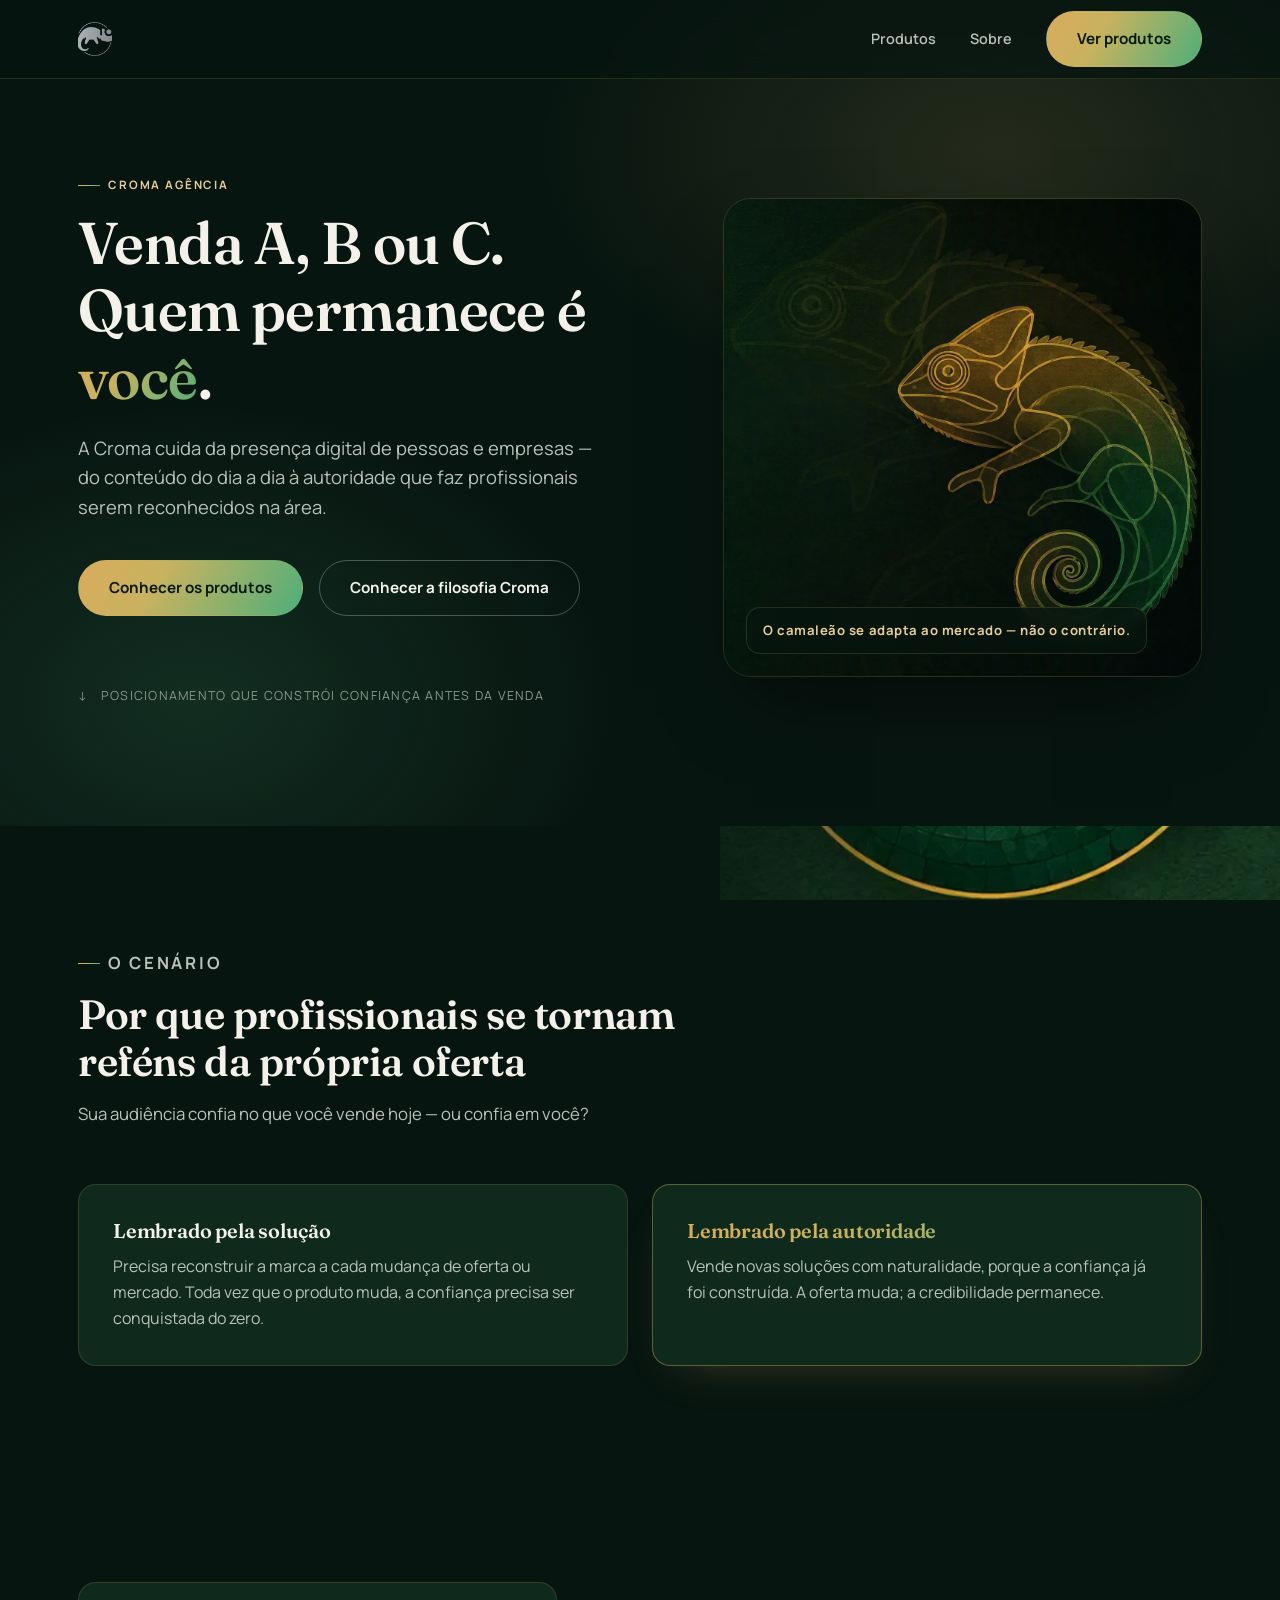
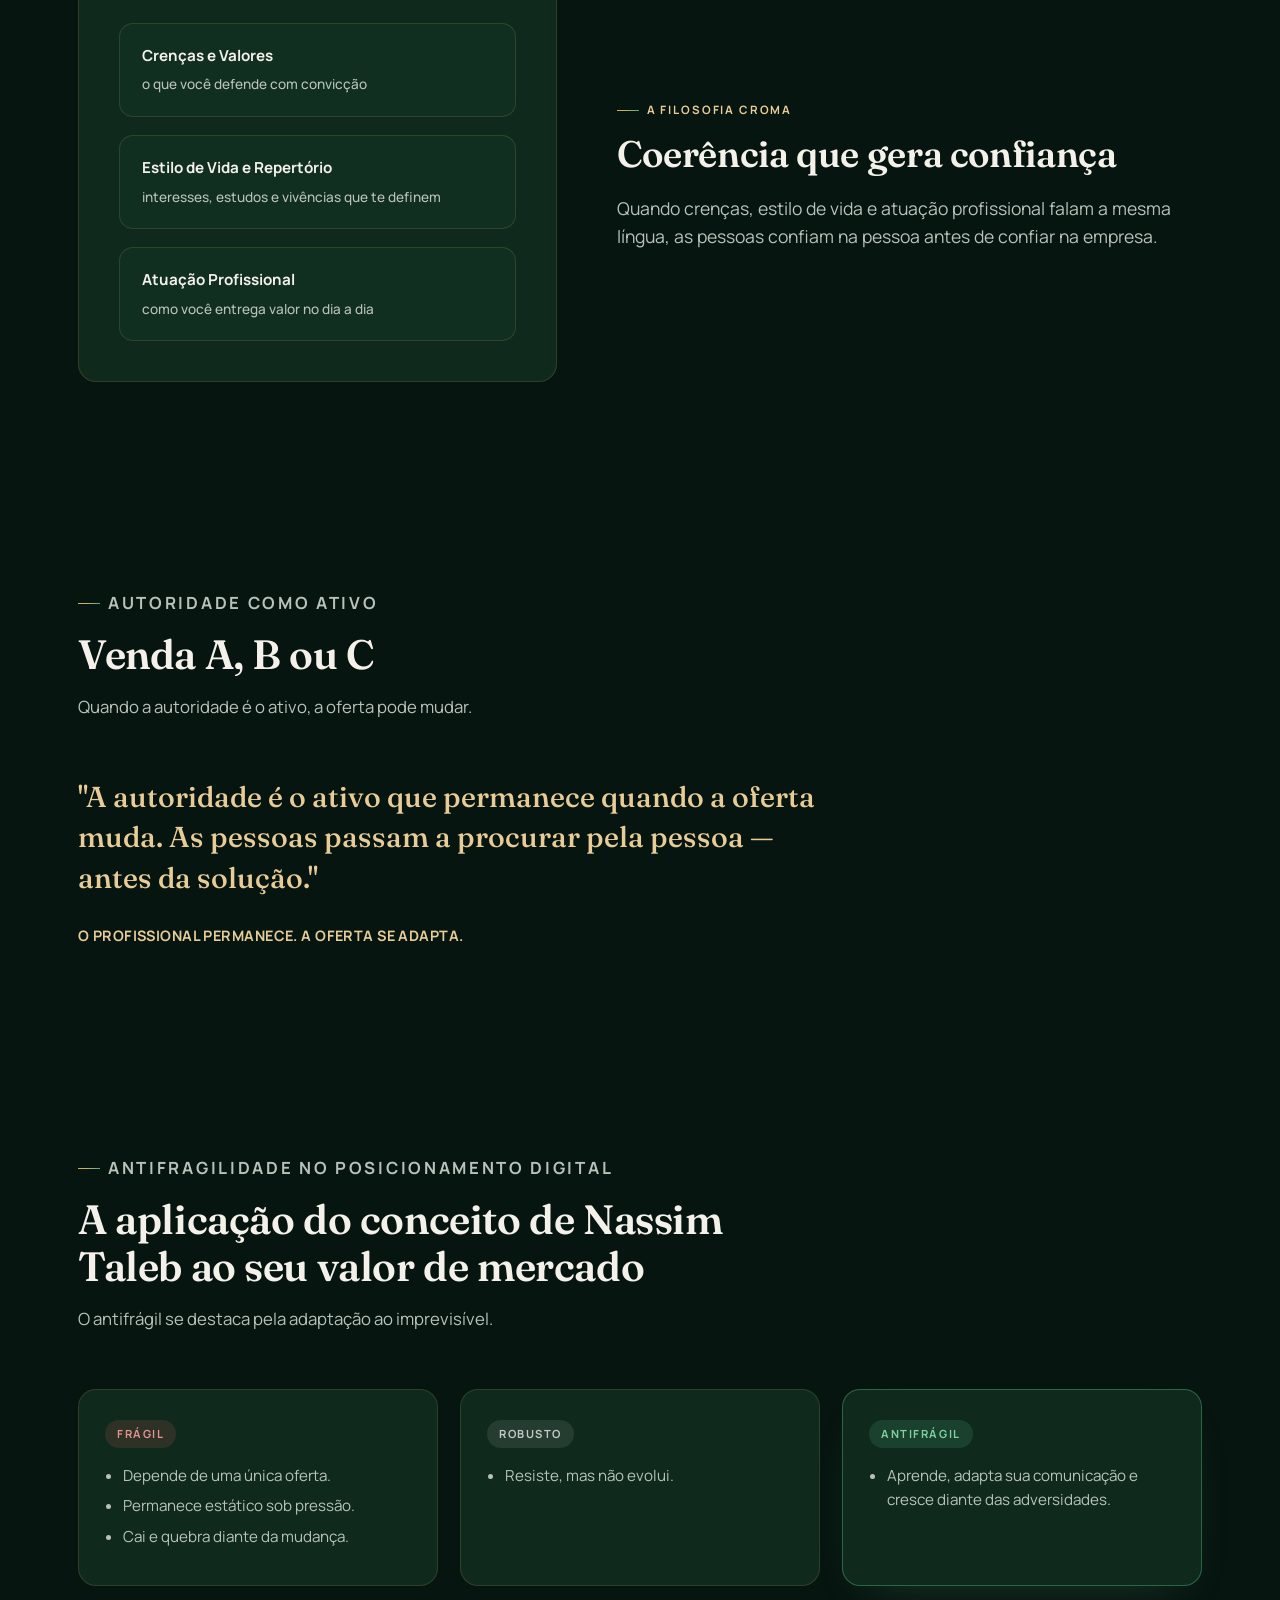
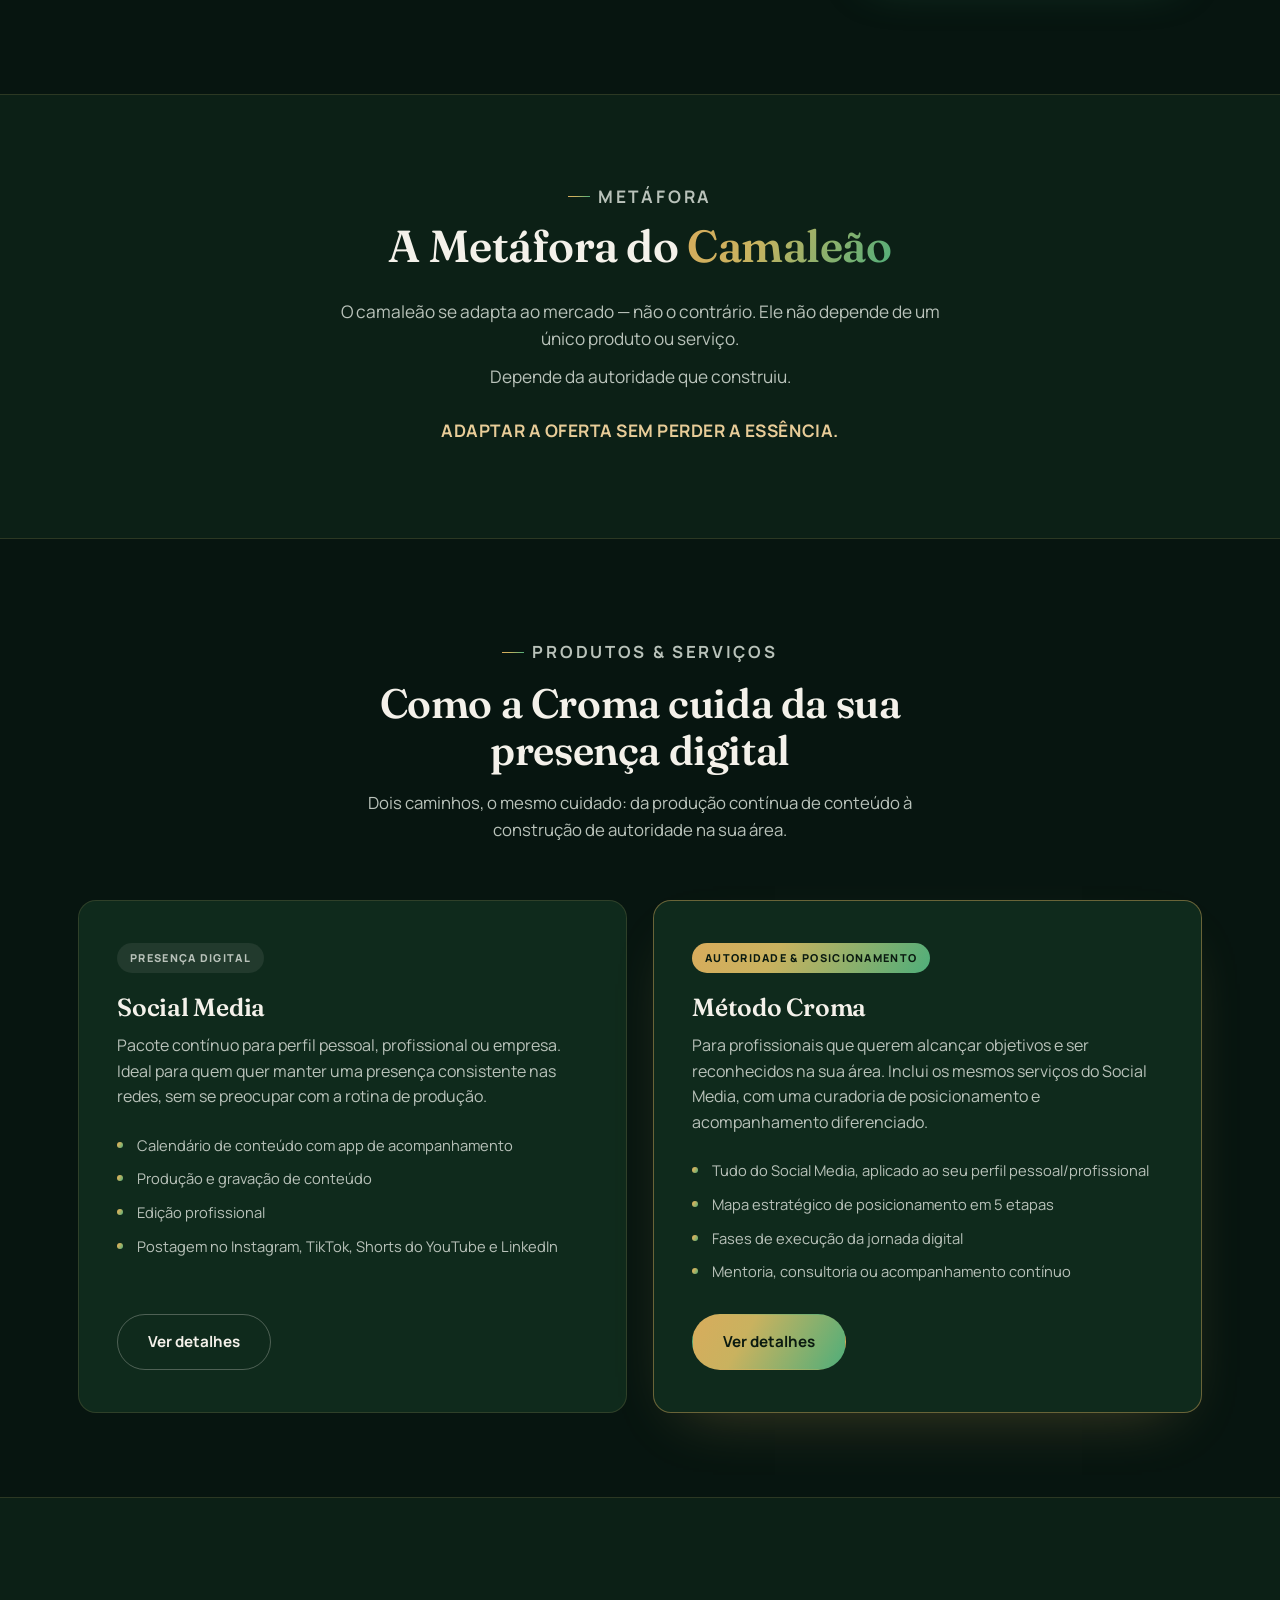
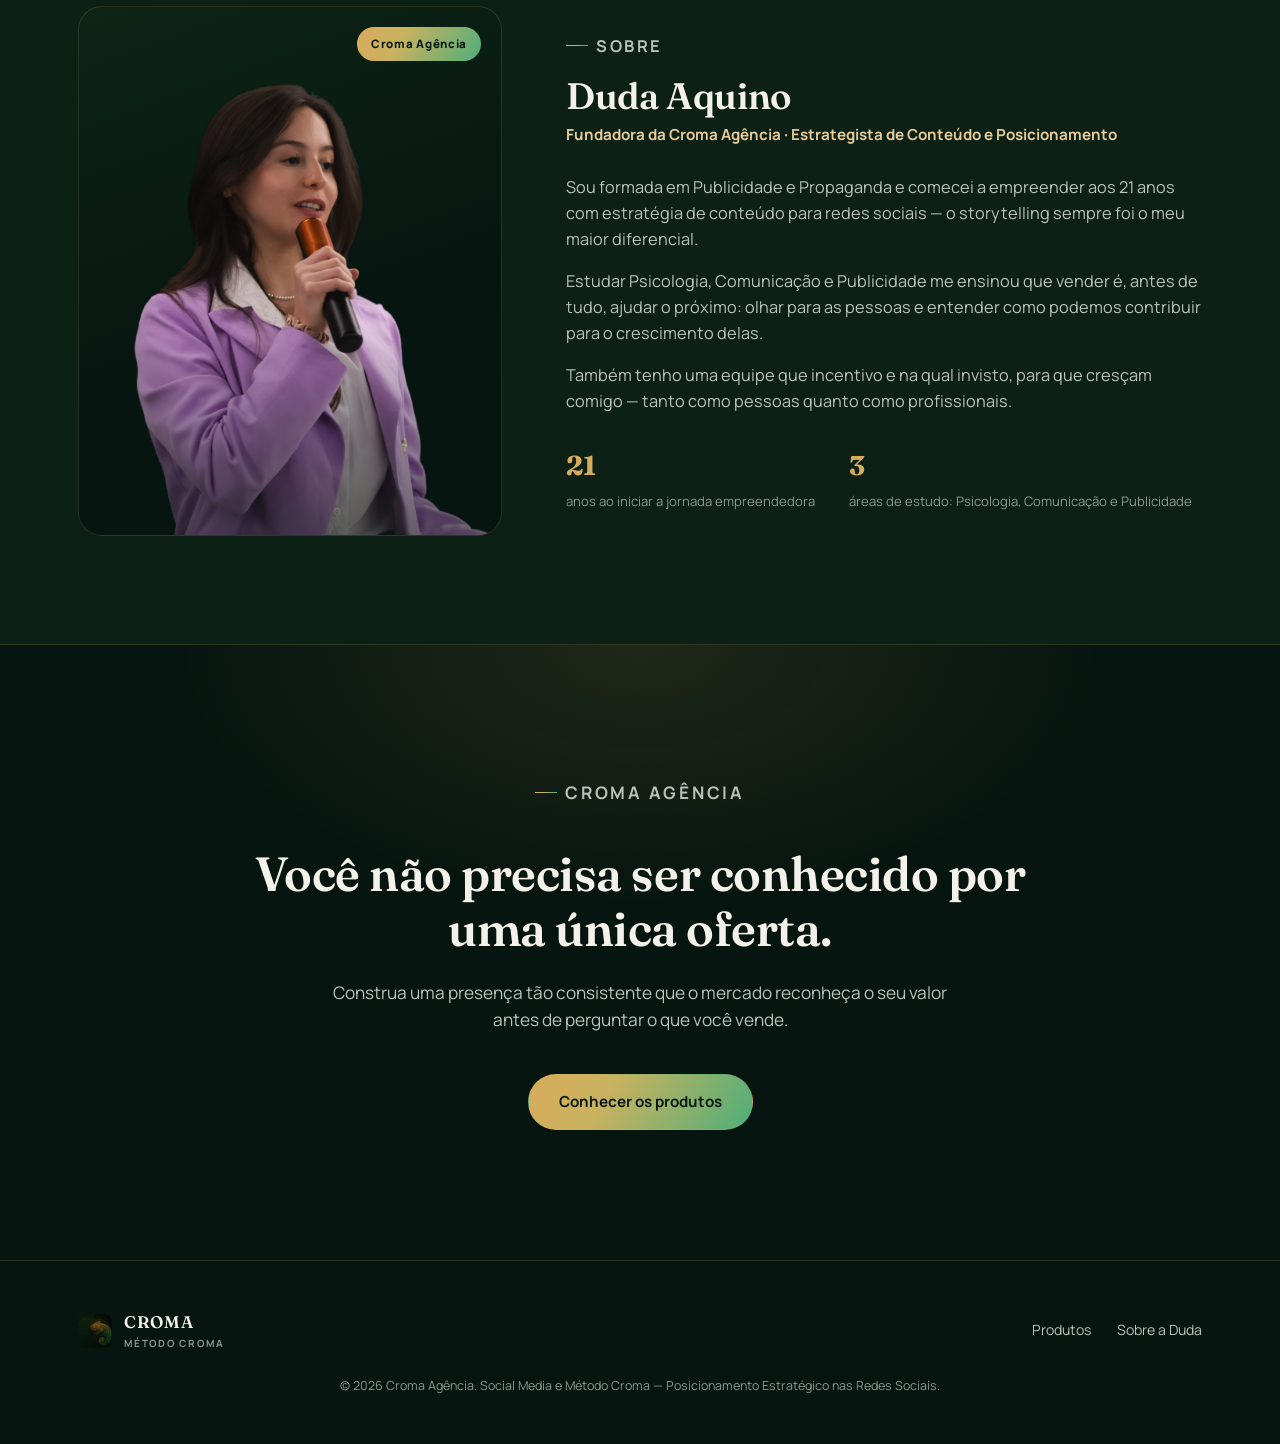
<file: index.html>
<!DOCTYPE html>
<html lang="pt-BR">
<head>
<meta charset="UTF-8">
<meta name="viewport" content="width=device-width, initial-scale=1.0">
<title>Croma Agência — Social Media e Método Croma | Posicionamento Estratégico</title>
<meta name="description" content="A Croma Agência cuida da presença digital de pessoas e empresas: produção, edição e postagem de conteúdo (Social Media) e o Método Croma, para profissionais que querem ser reconhecidos como autoridade na área.">
<link rel="icon" type="image/png" sizes="32x32" href="assets/img/favicon-32.png">
<link rel="icon" type="image/png" sizes="16x16" href="assets/img/favicon-16.png">
<link rel="apple-touch-icon" href="assets/img/apple-touch-icon.png">
<link rel="preconnect" href="https://fonts.googleapis.com">
<link rel="preconnect" href="https://fonts.gstatic.com" crossorigin>
<link href="https://fonts.googleapis.com/css2?family=Fraunces:opsz,wght@9..144,500;9..144,600;9..144,700&family=Manrope:wght@400;500;600;700;800&display=swap" rel="stylesheet">
<link rel="stylesheet" href="assets/css/style.css">
</head>
<body>

<nav class="nav">
  <div class="wrap">
    <a href="#topo" class="brand">
      <img src="assets/img/croma-logo.png" alt="Croma Criação" class="brand-logo">
    </a>
    <button class="nav-toggle" id="navToggle" aria-label="Abrir menu">☰</button>
    <div class="nav-links" id="navLinks">
      <a href="#produtos">Produtos</a>
      <a href="#sobre">Sobre</a>
      <a href="#produtos" class="btn btn-primary nav-cta" style="display:inline-flex;">Ver produtos</a>
    </div>
  </div>
</nav>

<header class="hero" id="topo">
  <div class="wrap">
    <div>
      <p class="eyebrow">Croma Agência</p>
      <h1>Venda A, B ou C.<br>Quem permanece é <em>você</em>.</h1>
      <p class="lede">A Croma cuida da presença digital de pessoas e empresas — do conteúdo do dia a dia à autoridade que faz profissionais serem reconhecidos na área.</p>
      <div class="cta-row">
        <a href="#produtos" class="btn btn-primary">Conhecer os produtos</a>
        <a href="#filosofia" class="btn btn-ghost">Conhecer a filosofia Croma</a>
      </div>
      <div class="scroll-cue">↓ &nbsp; posicionamento que constrói confiança antes da venda</div>
    </div>
    <div class="hero-art reveal">
      <img src="assets/img/camaleao-logo.png" alt="Camaleão — símbolo do Método Croma">
      <div class="hero-tag">O camaleão se adapta ao mercado — não o contrário.</div>
    </div>
  </div>
</header>

<section id="cenario">
  <div class="wrap">
    <div class="section-head reveal">
      <p class="eyebrow">O Cenário</p>
      <h2>Por que profissionais se tornam reféns da própria oferta</h2>
      <p>Sua audiência confia no que você vende hoje — ou confia em você?</p>
    </div>
    <div class="compare">
      <div class="compare-card negative reveal">
        <h3>Lembrado pela solução</h3>
        <p>Precisa reconstruir a marca a cada mudança de oferta ou mercado. Toda vez que o produto muda, a confiança precisa ser conquistada do zero.</p>
      </div>
      <div class="compare-card positive reveal">
        <h3>Lembrado pela autoridade</h3>
        <p>Vende novas soluções com naturalidade, porque a confiança já foi construída. A oferta muda; a credibilidade permanece.</p>
      </div>
    </div>
  </div>
</section>

<section id="filosofia">
  <div class="wrap split">
    <div class="reveal">
      <p class="eyebrow">A Filosofia Croma</p>
      <h2>Coerência que gera confiança</h2>
      <p class="lead">Quando crenças, estilo de vida e atuação profissional falam a mesma língua, as pessoas confiam na pessoa antes de confiar na empresa.</p>
    </div>
    <div class="split-visual reveal" style="order:-1;">
      <div class="venn-row">
        <div class="venn-item">Crenças e Valores <span>o que você defende com convicção</span></div>
        <div class="venn-item">Estilo de Vida e Repertório <span>interesses, estudos e vivências que te definem</span></div>
        <div class="venn-item">Atuação Profissional <span>como você entrega valor no dia a dia</span></div>
      </div>
    </div>
  </div>
</section>

<section id="autoridade" class="tight">
  <div class="wrap">
    <div class="section-head reveal">
      <p class="eyebrow">Autoridade como Ativo</p>
      <h2>Venda A, B ou C</h2>
      <p>Quando a autoridade é o ativo, a oferta pode mudar.</p>
    </div>
    <p class="pull-quote reveal">"A autoridade é o ativo que permanece quando a oferta muda. As pessoas passam a procurar pela pessoa — antes da solução."</p>
    <p class="content-strategy-note reveal" style="margin-top:26px; font-weight:700; color:var(--gold-soft); letter-spacing:0.03em;">O PROFISSIONAL PERMANECE. A OFERTA SE ADAPTA.</p>
  </div>
</section>

<section id="antifragil">
  <div class="wrap">
    <div class="section-head reveal">
      <p class="eyebrow">Antifragilidade no Posicionamento Digital</p>
      <h2>A aplicação do conceito de Nassim Taleb ao seu valor de mercado</h2>
      <p>O antifrágil se destaca pela adaptação ao imprevisível.</p>
    </div>
    <div class="trio">
      <div class="trio-card reveal">
        <span class="tag fragil">Frágil</span>
        <ul>
          <li>Depende de uma única oferta.</li>
          <li>Permanece estático sob pressão.</li>
          <li>Cai e quebra diante da mudança.</li>
        </ul>
      </div>
      <div class="trio-card reveal">
        <span class="tag robusto">Robusto</span>
        <ul>
          <li>Resiste, mas não evolui.</li>
        </ul>
      </div>
      <div class="trio-card antifragil reveal">
        <span class="tag antifragil">Antifrágil</span>
        <ul>
          <li>Aprende, adapta sua comunicação e cresce diante das adversidades.</li>
        </ul>
      </div>
    </div>
  </div>
</section>

<section class="metaphor tight">
  <div class="wrap reveal">
    <p class="eyebrow" style="justify-content:center;">Metáfora</p>
    <h2>A Metáfora do <em>Camaleão</em></h2>
    <p>O camaleão se adapta ao mercado — não o contrário. Ele não depende de um único produto ou serviço.</p>
    <p>Depende da autoridade que construiu.</p>
    <p class="final-line">ADAPTAR A OFERTA SEM PERDER A ESSÊNCIA.</p>
  </div>
</section>

<section id="produtos" class="tight">
  <div class="wrap">
    <div class="section-head center reveal" style="margin-left:auto;margin-right:auto;">
      <p class="eyebrow" style="justify-content:center;">Produtos &amp; Serviços</p>
      <h2>Como a Croma cuida da sua presença digital</h2>
      <p>Dois caminhos, o mesmo cuidado: da produção contínua de conteúdo à construção de autoridade na sua área.</p>
    </div>

    <div class="products-grid">
      <div class="product-card reveal">
        <span class="ptag">Presença digital</span>
        <h3>Social Media</h3>
        <p class="pdesc">Pacote contínuo para perfil pessoal, profissional ou empresa. Ideal para quem quer manter uma presença consistente nas redes, sem se preocupar com a rotina de produção.</p>
        <ul class="plist">
          <li>Calendário de conteúdo com app de acompanhamento</li>
          <li>Produção e gravação de conteúdo</li>
          <li>Edição profissional</li>
          <li>Postagem no Instagram, TikTok, Shorts do YouTube e LinkedIn</li>
        </ul>
        <div class="pactions">
          <a href="produtos/social-media.html" class="btn btn-ghost">Ver detalhes</a>
        </div>
      </div>

      <div class="product-card featured reveal">
        <span class="ptag">Autoridade &amp; Posicionamento</span>
        <h3>Método Croma</h3>
        <p class="pdesc">Para profissionais que querem alcançar objetivos e ser reconhecidos na sua área. Inclui os mesmos serviços do Social Media, com uma curadoria de posicionamento e acompanhamento diferenciado.</p>
        <ul class="plist">
          <li>Tudo do Social Media, aplicado ao seu perfil pessoal/profissional</li>
          <li>Mapa estratégico de posicionamento em 5 etapas</li>
          <li>Fases de execução da jornada digital</li>
          <li>Mentoria, consultoria ou acompanhamento contínuo</li>
        </ul>
        <div class="pactions">
          <a href="produtos/metodo-croma.html" class="btn btn-primary">Ver detalhes</a>
        </div>
      </div>
    </div>
  </div>
</section>

<section id="sobre" class="about">
  <div class="wrap">
    <div class="about-photo reveal">
      <img src="assets/img/duda-aquino.png" alt="Duda Aquino, fundadora da Croma Agência">
      <span class="about-badge">Croma Agência</span>
    </div>
    <div class="about-copy reveal">
      <p class="eyebrow">Sobre</p>
      <h2>Duda Aquino</h2>
      <p class="role">Fundadora da Croma Agência · Estrategista de Conteúdo e Posicionamento</p>
      <p>Sou formada em Publicidade e Propaganda e comecei a empreender aos 21 anos com estratégia de conteúdo para redes sociais — o storytelling sempre foi o meu maior diferencial.</p>
      <p>Estudar Psicologia, Comunicação e Publicidade me ensinou que vender é, antes de tudo, ajudar o próximo: olhar para as pessoas e entender como podemos contribuir para o crescimento delas.</p>
      <p>Também tenho uma equipe que incentivo e na qual invisto, para que cresçam comigo — tanto como pessoas quanto como profissionais.</p>
      <div class="about-stats">
        <div><strong>21</strong><span>anos ao iniciar a jornada empreendedora</span></div>
        <div><strong>3</strong><span>áreas de estudo: Psicologia, Comunicação e Publicidade</span></div>
      </div>
    </div>
  </div>
</section>

<section class="final-cta">
  <div class="wrap">
    <p class="eyebrow" style="justify-content:center;">Croma Agência</p>
    <h2 class="reveal">Você não precisa ser conhecido por uma única oferta.</h2>
    <p class="reveal">Construa uma presença tão consistente que o mercado reconheça o seu valor antes de perguntar o que você vende.</p>
    <div class="cta-row reveal">
      <a href="#produtos" class="btn btn-primary">Conhecer os produtos</a>
    </div>
  </div>
</section>

<footer>
  <div class="wrap">
    <a href="#topo" class="brand">
      <img src="assets/img/camaleao-logo.png" alt="Croma">
      <span>CROMA<span class="sub">MÉTODO CROMA</span></span>
    </a>
    <div class="foot-links">
      <a href="#produtos">Produtos</a>
      <a href="#sobre">Sobre a Duda</a>
    </div>
  </div>
  <p class="copyright">© <span id="year"></span> Croma Agência. Social Media e Método Croma — Posicionamento Estratégico nas Redes Sociais.</p>
</footer>

<script src="assets/js/main.js"></script>
</body>
</html>
</file>
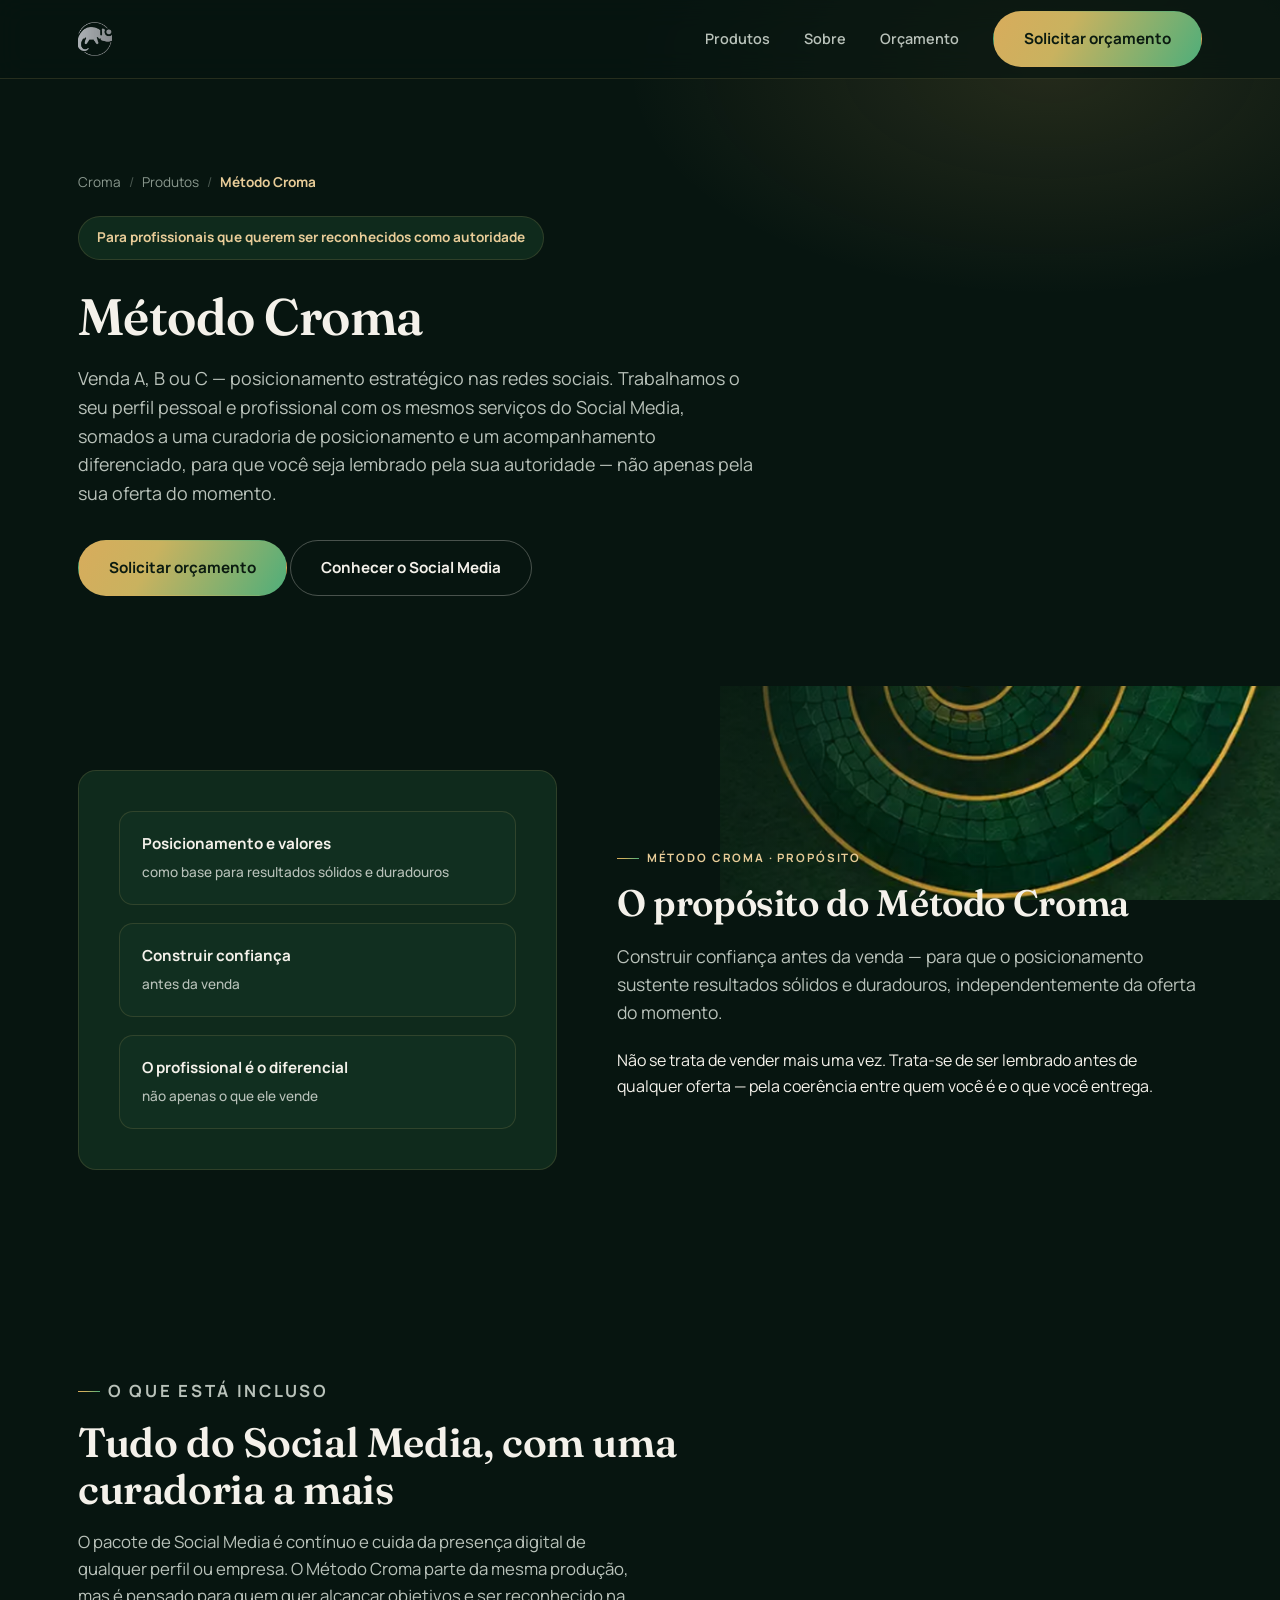
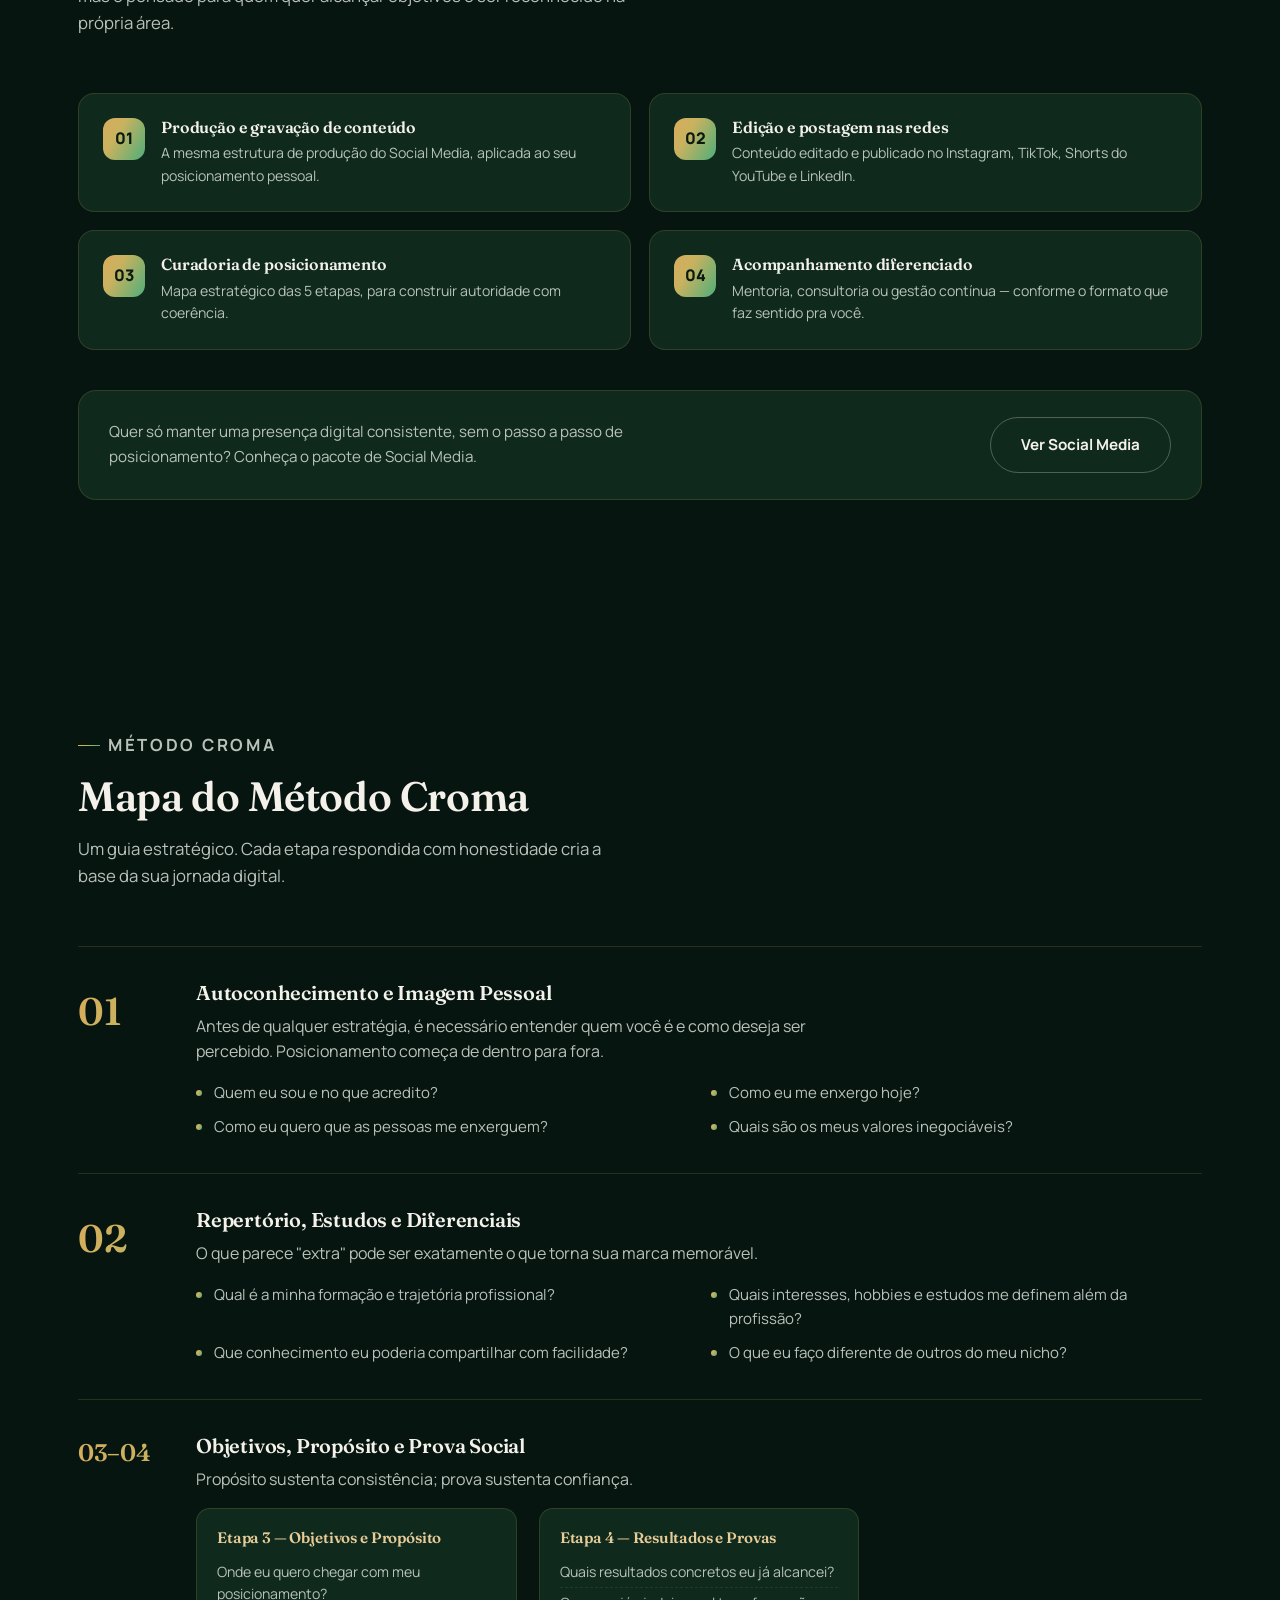
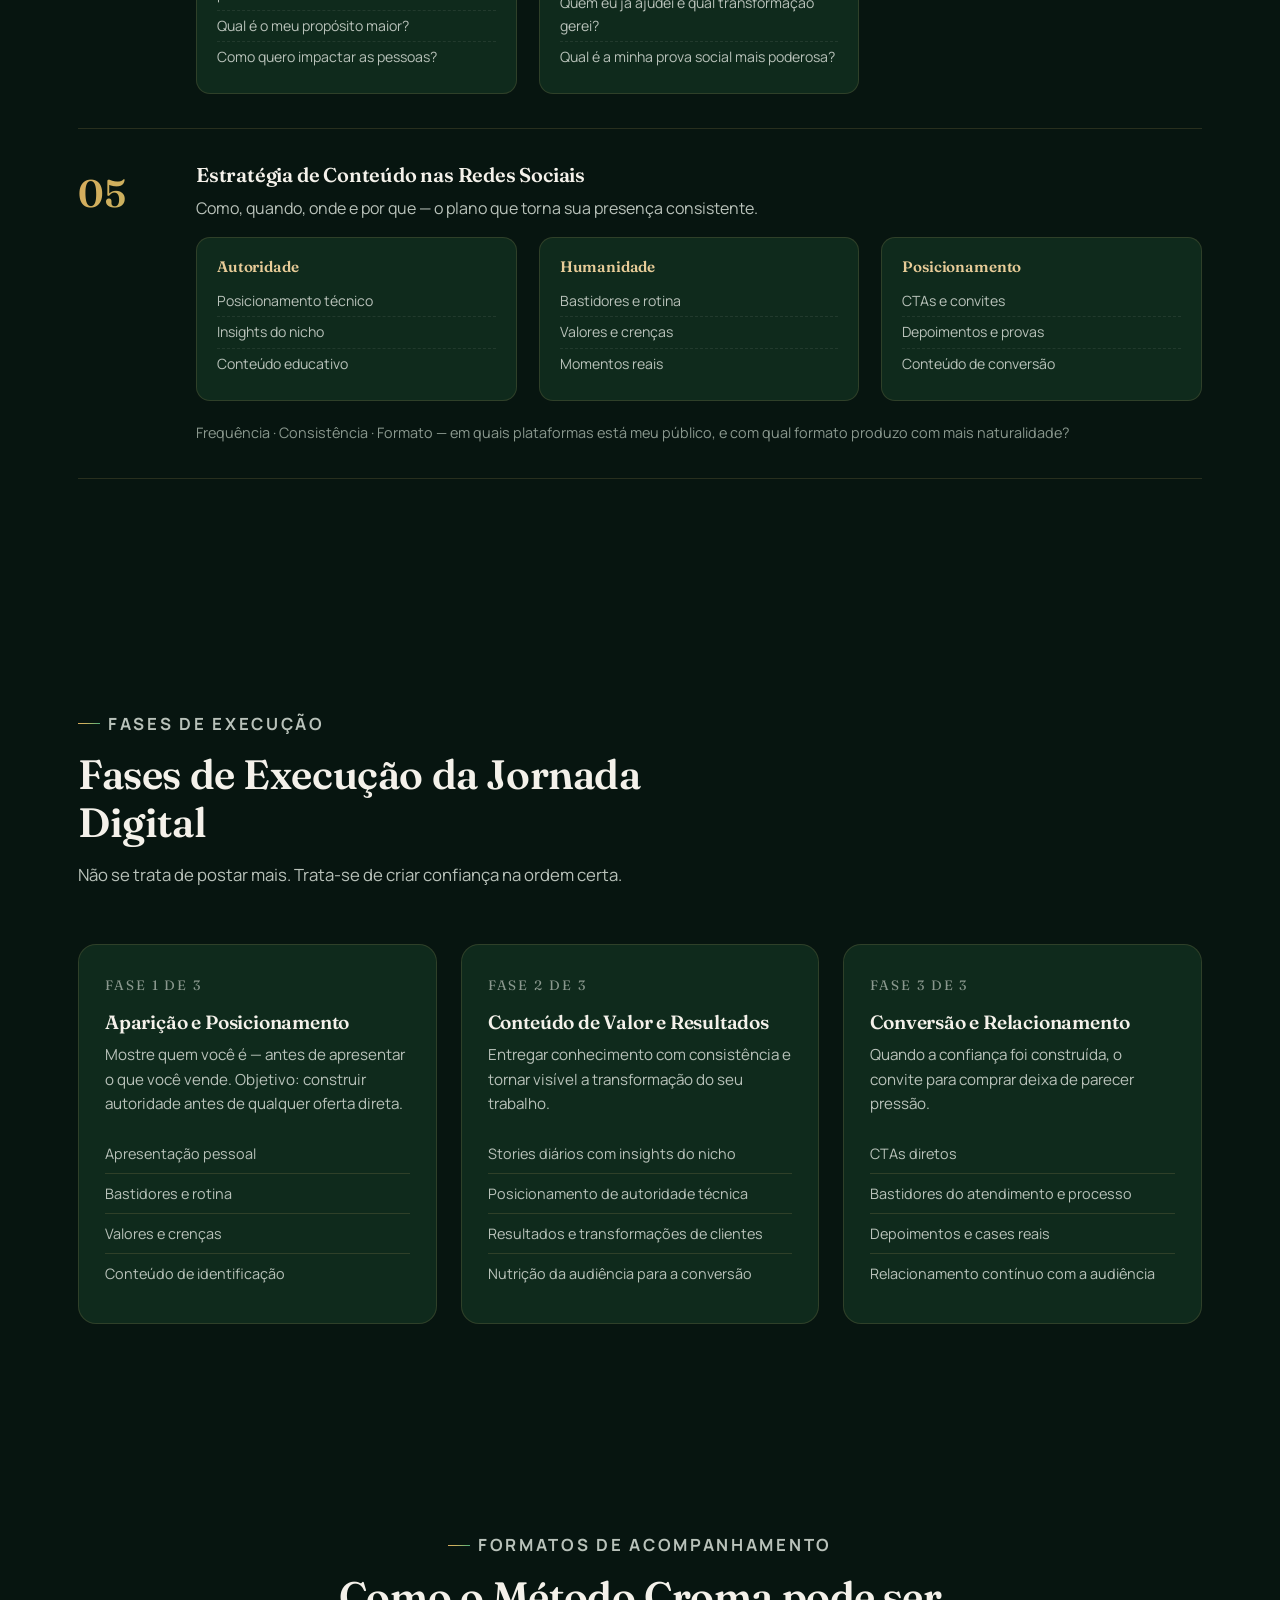
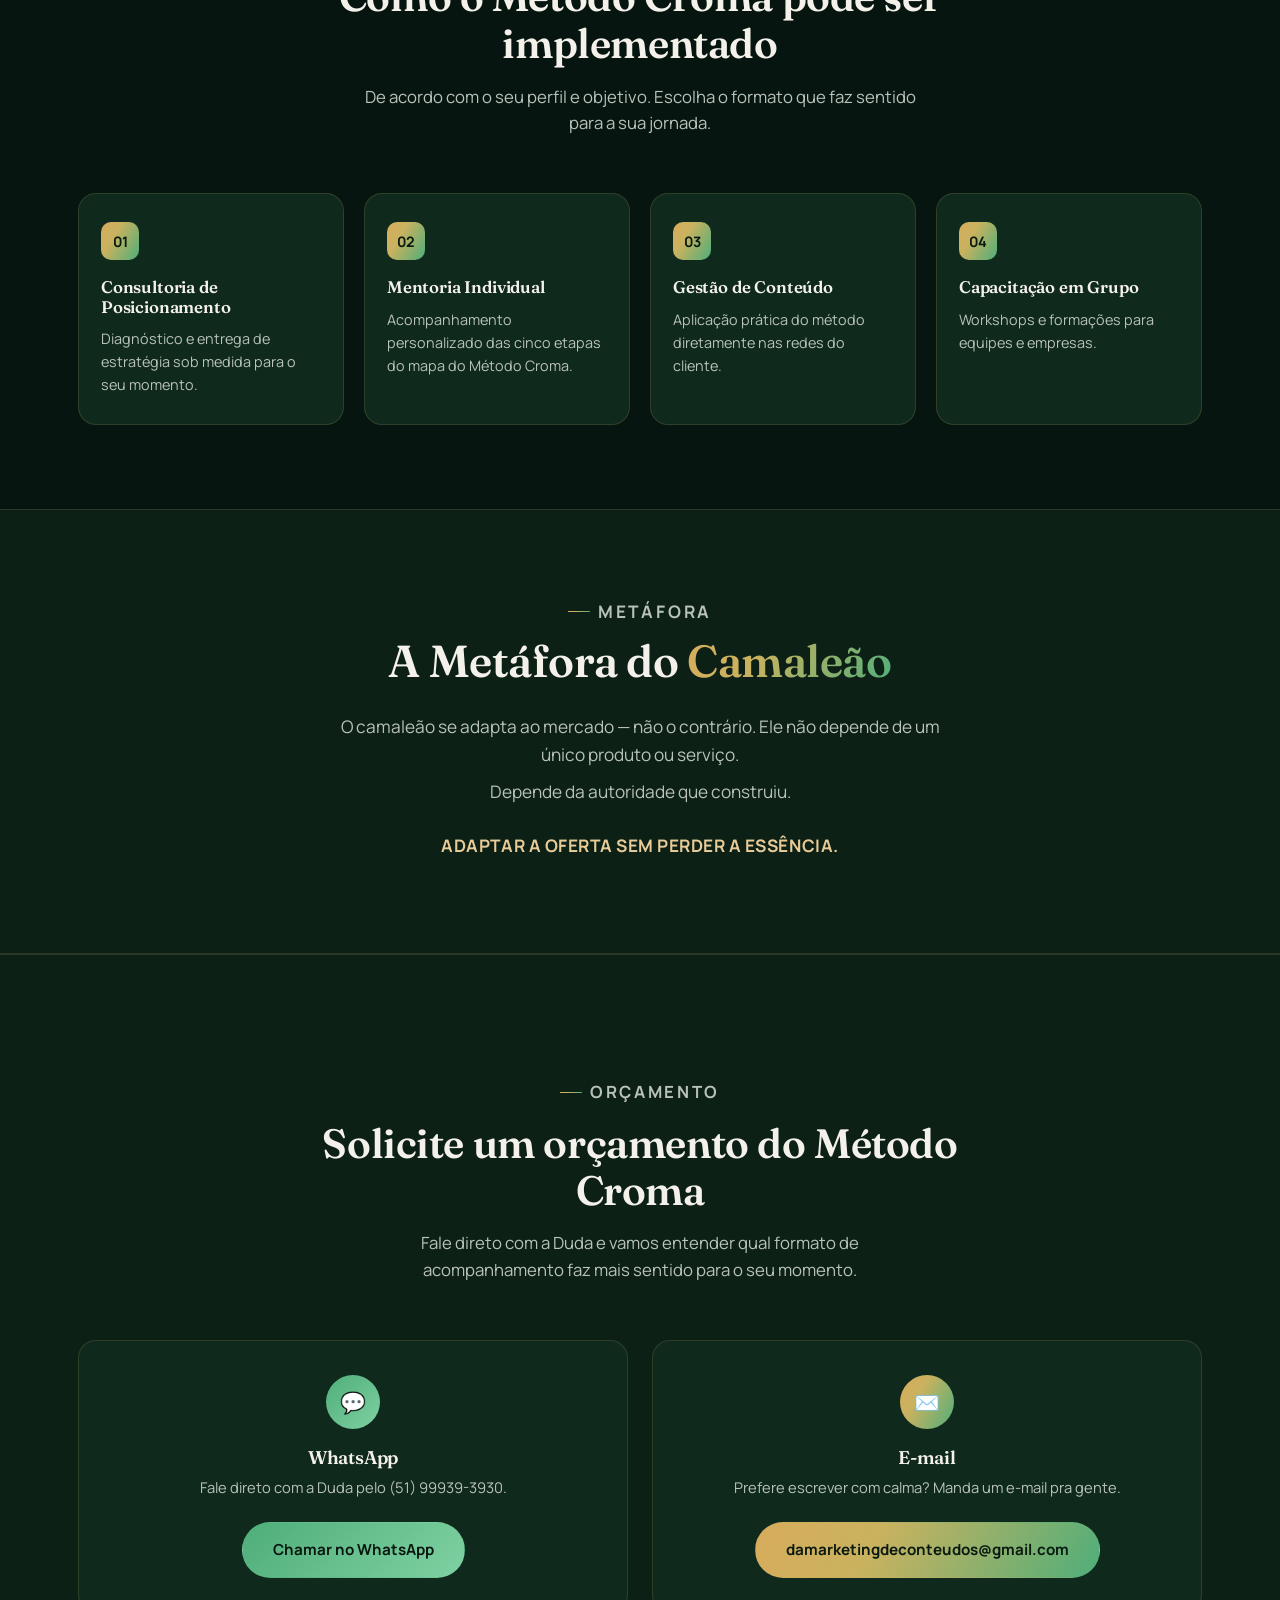
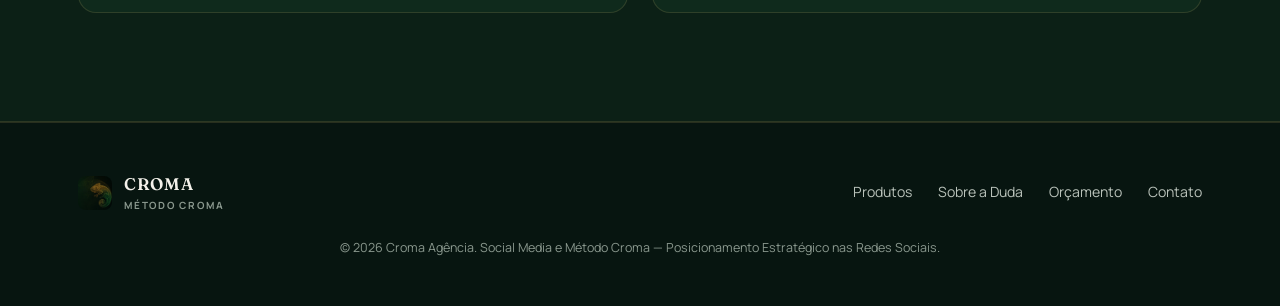
<file: produtos/metodo-croma.html>
<!DOCTYPE html>
<html lang="pt-BR">
<head>
<meta charset="UTF-8">
<meta name="viewport" content="width=device-width, initial-scale=1.0">
<title>Método Croma — Posicionamento Estratégico nas Redes Sociais | Croma Agência</title>
<meta name="description" content="O Método Croma é para profissionais que querem alcançar objetivos e ser reconhecidos na sua área: mapa estratégico em 5 etapas, fases de execução e acompanhamento personalizado.">
<link rel="icon" type="image/png" sizes="32x32" href="../assets/img/favicon-32.png">
<link rel="icon" type="image/png" sizes="16x16" href="../assets/img/favicon-16.png">
<link rel="apple-touch-icon" href="../assets/img/apple-touch-icon.png">
<link rel="preconnect" href="https://fonts.googleapis.com">
<link rel="preconnect" href="https://fonts.gstatic.com" crossorigin>
<link href="https://fonts.googleapis.com/css2?family=Fraunces:opsz,wght@9..144,500;9..144,600;9..144,700&family=Manrope:wght@400;500;600;700;800&display=swap" rel="stylesheet">
<link rel="stylesheet" href="../assets/css/style.css">
</head>
<body>

<nav class="nav">
  <div class="wrap">
    <a href="../index.html" class="brand">
      <img src="../assets/img/croma-logo.png" alt="Croma Criação" class="brand-logo">
    </a>
    <button class="nav-toggle" id="navToggle" aria-label="Abrir menu">☰</button>
    <div class="nav-links" id="navLinks">
      <a href="../index.html#produtos">Produtos</a>
      <a href="../index.html#sobre">Sobre</a>
      <a href="#orcamento">Orçamento</a>
      <a href="https://wa.me/5551999393930?text=Ol%C3%A1%2C%20quero%20solicitar%20um%20or%C3%A7amento%20do%20M%C3%A9todo%20Croma." target="_blank" rel="noopener" class="btn btn-primary nav-cta" style="display:inline-flex;">Solicitar orçamento</a>
    </div>
  </div>
</nav>

<header class="product-hero" id="topo">
  <div class="wrap">
    <div class="breadcrumb reveal">
      <a href="../index.html">Croma</a>
      <span class="sep">/</span>
      <a href="../index.html#produtos">Produtos</a>
      <span class="sep">/</span>
      <span class="current">Método Croma</span>
    </div>
    <div class="for-tag reveal">Para profissionais que querem ser reconhecidos como autoridade</div>
    <h1 class="reveal">Método Croma</h1>
    <p class="plede reveal">Venda A, B ou C — posicionamento estratégico nas redes sociais. Trabalhamos o seu perfil pessoal e profissional com os mesmos serviços do Social Media, somados a uma curadoria de posicionamento e um acompanhamento diferenciado, para que você seja lembrado pela sua autoridade — não apenas pela sua oferta do momento.</p>
    <div class="cta-row reveal">
      <a href="#orcamento" class="btn btn-primary">Solicitar orçamento</a>
      <a href="../produtos/social-media.html" class="btn btn-ghost">Conhecer o Social Media</a>
    </div>
  </div>
</header>

<section id="proposito" class="tight">
  <div class="wrap split">
    <div class="split-visual reveal">
      <div class="venn-row">
        <div class="venn-item">Posicionamento e valores <span>como base para resultados sólidos e duradouros</span></div>
        <div class="venn-item">Construir confiança <span>antes da venda</span></div>
        <div class="venn-item">O profissional é o diferencial <span>não apenas o que ele vende</span></div>
      </div>
    </div>
    <div class="reveal">
      <p class="eyebrow">Método Croma · Propósito</p>
      <h2>O propósito do Método Croma</h2>
      <p class="lead">Construir confiança antes da venda — para que o posicionamento sustente resultados sólidos e duradouros, independentemente da oferta do momento.</p>
      <p>Não se trata de vender mais uma vez. Trata-se de ser lembrado antes de qualquer oferta — pela coerência entre quem você é e o que você entrega.</p>
    </div>
  </div>
</section>

<section id="incluso">
  <div class="wrap">
    <div class="section-head reveal">
      <p class="eyebrow">O que está incluso</p>
      <h2>Tudo do Social Media, com uma curadoria a mais</h2>
      <p>O pacote de Social Media é contínuo e cuida da presença digital de qualquer perfil ou empresa. O Método Croma parte da mesma produção, mas é pensado para quem quer alcançar objetivos e ser reconhecido na própria área.</p>
    </div>
    <div class="included">
      <div class="included-item reveal">
        <div class="iicon">01</div>
        <div>
          <h4>Produção e gravação de conteúdo</h4>
          <p>A mesma estrutura de produção do Social Media, aplicada ao seu posicionamento pessoal.</p>
        </div>
      </div>
      <div class="included-item reveal">
        <div class="iicon">02</div>
        <div>
          <h4>Edição e postagem nas redes</h4>
          <p>Conteúdo editado e publicado no Instagram, TikTok, Shorts do YouTube e LinkedIn.</p>
        </div>
      </div>
      <div class="included-item reveal">
        <div class="iicon">03</div>
        <div>
          <h4>Curadoria de posicionamento</h4>
          <p>Mapa estratégico das 5 etapas, para construir autoridade com coerência.</p>
        </div>
      </div>
      <div class="included-item reveal">
        <div class="iicon">04</div>
        <div>
          <h4>Acompanhamento diferenciado</h4>
          <p>Mentoria, consultoria ou gestão contínua — conforme o formato que faz sentido pra você.</p>
        </div>
      </div>
    </div>
    <div class="compare-note reveal">
      <p>Quer só manter uma presença digital consistente, sem o passo a passo de posicionamento? Conheça o pacote de Social Media.</p>
      <a href="social-media.html" class="btn btn-ghost">Ver Social Media</a>
    </div>
  </div>
</section>

<section id="mapa">
  <div class="wrap">
    <div class="section-head reveal">
      <p class="eyebrow">Método Croma</p>
      <h2>Mapa do Método Croma</h2>
      <p>Um guia estratégico. Cada etapa respondida com honestidade cria a base da sua jornada digital.</p>
    </div>

    <div class="steps">
      <div class="step reveal">
        <div class="step-num">01</div>
        <div>
          <h3>Autoconhecimento e Imagem Pessoal</h3>
          <p class="desc">Antes de qualquer estratégia, é necessário entender quem você é e como deseja ser percebido. Posicionamento começa de dentro para fora.</p>
          <ul class="questions">
            <li>Quem eu sou e no que acredito?</li>
            <li>Como eu me enxergo hoje?</li>
            <li>Como eu quero que as pessoas me enxerguem?</li>
            <li>Quais são os meus valores inegociáveis?</li>
          </ul>
        </div>
      </div>

      <div class="step reveal">
        <div class="step-num">02</div>
        <div>
          <h3>Repertório, Estudos e Diferenciais</h3>
          <p class="desc">O que parece "extra" pode ser exatamente o que torna sua marca memorável.</p>
          <ul class="questions">
            <li>Qual é a minha formação e trajetória profissional?</li>
            <li>Quais interesses, hobbies e estudos me definem além da profissão?</li>
            <li>Que conhecimento eu poderia compartilhar com facilidade?</li>
            <li>O que eu faço diferente de outros do meu nicho?</li>
          </ul>
        </div>
      </div>

      <div class="step reveal">
        <div class="step-num" style="font-size:1.5rem;">03–04</div>
        <div>
          <h3>Objetivos, Propósito e Prova Social</h3>
          <p class="desc">Propósito sustenta consistência; prova sustenta confiança.</p>
          <div class="step-columns">
            <div class="step-col">
              <h4>Etapa 3 — Objetivos e Propósito</h4>
              <ul>
                <li>Onde eu quero chegar com meu posicionamento?</li>
                <li>Qual é o meu propósito maior?</li>
                <li>Como quero impactar as pessoas?</li>
              </ul>
            </div>
            <div class="step-col">
              <h4>Etapa 4 — Resultados e Provas</h4>
              <ul>
                <li>Quais resultados concretos eu já alcancei?</li>
                <li>Quem eu já ajudei e qual transformação gerei?</li>
                <li>Qual é a minha prova social mais poderosa?</li>
              </ul>
            </div>
          </div>
        </div>
      </div>

      <div class="step reveal">
        <div class="step-num">05</div>
        <div>
          <h3>Estratégia de Conteúdo nas Redes Sociais</h3>
          <p class="desc">Como, quando, onde e por que — o plano que torna sua presença consistente.</p>
          <div class="step-columns">
            <div class="step-col">
              <h4>Autoridade</h4>
              <ul>
                <li>Posicionamento técnico</li>
                <li>Insights do nicho</li>
                <li>Conteúdo educativo</li>
              </ul>
            </div>
            <div class="step-col">
              <h4>Humanidade</h4>
              <ul>
                <li>Bastidores e rotina</li>
                <li>Valores e crenças</li>
                <li>Momentos reais</li>
              </ul>
            </div>
            <div class="step-col">
              <h4>Posicionamento</h4>
              <ul>
                <li>CTAs e convites</li>
                <li>Depoimentos e provas</li>
                <li>Conteúdo de conversão</li>
              </ul>
            </div>
          </div>
          <p class="content-strategy-note">Frequência · Consistência · Formato — em quais plataformas está meu público, e com qual formato produzo com mais naturalidade?</p>
        </div>
      </div>
    </div>
  </div>
</section>

<section id="fases">
  <div class="wrap">
    <div class="section-head reveal">
      <p class="eyebrow">Fases de Execução</p>
      <h2>Fases de Execução da Jornada Digital</h2>
      <p class="phase-lead">Não se trata de postar mais. Trata-se de criar confiança na ordem certa.</p>
    </div>

    <div class="phases">
      <div class="phase-card reveal">
        <div class="phase-index">Fase 1 de 3</div>
        <h3>Aparição e Posicionamento</h3>
        <p class="goal">Mostre quem você é — antes de apresentar o que você vende. Objetivo: construir autoridade antes de qualquer oferta direta.</p>
        <ul>
          <li>Apresentação pessoal</li>
          <li>Bastidores e rotina</li>
          <li>Valores e crenças</li>
          <li>Conteúdo de identificação</li>
        </ul>
      </div>

      <div class="phase-card reveal">
        <div class="phase-index">Fase 2 de 3</div>
        <h3>Conteúdo de Valor e Resultados</h3>
        <p class="goal">Entregar conhecimento com consistência e tornar visível a transformação do seu trabalho.</p>
        <ul>
          <li>Stories diários com insights do nicho</li>
          <li>Posicionamento de autoridade técnica</li>
          <li>Resultados e transformações de clientes</li>
          <li>Nutrição da audiência para a conversão</li>
        </ul>
      </div>

      <div class="phase-card reveal">
        <div class="phase-index">Fase 3 de 3</div>
        <h3>Conversão e Relacionamento</h3>
        <p class="goal">Quando a confiança foi construída, o convite para comprar deixa de parecer pressão.</p>
        <ul>
          <li>CTAs diretos</li>
          <li>Bastidores do atendimento e processo</li>
          <li>Depoimentos e cases reais</li>
          <li>Relacionamento contínuo com a audiência</li>
        </ul>
      </div>
    </div>
  </div>
</section>

<section id="formatos" class="tight">
  <div class="wrap">
    <div class="section-head center reveal" style="margin-left:auto;margin-right:auto;">
      <p class="eyebrow" style="justify-content:center;">Formatos de Acompanhamento</p>
      <h2>Como o Método Croma pode ser implementado</h2>
      <p>De acordo com o seu perfil e objetivo. Escolha o formato que faz sentido para a sua jornada.</p>
    </div>

    <div class="formats">
      <div class="format-card reveal">
        <div class="fnum">01</div>
        <h3>Consultoria de Posicionamento</h3>
        <p>Diagnóstico e entrega de estratégia sob medida para o seu momento.</p>
      </div>
      <div class="format-card reveal">
        <div class="fnum">02</div>
        <h3>Mentoria Individual</h3>
        <p>Acompanhamento personalizado das cinco etapas do mapa do Método Croma.</p>
      </div>
      <div class="format-card reveal">
        <div class="fnum">03</div>
        <h3>Gestão de Conteúdo</h3>
        <p>Aplicação prática do método diretamente nas redes do cliente.</p>
      </div>
      <div class="format-card reveal">
        <div class="fnum">04</div>
        <h3>Capacitação em Grupo</h3>
        <p>Workshops e formações para equipes e empresas.</p>
      </div>
    </div>
  </div>
</section>

<section class="metaphor tight">
  <div class="wrap reveal">
    <p class="eyebrow" style="justify-content:center;">Metáfora</p>
    <h2>A Metáfora do <em>Camaleão</em></h2>
    <p>O camaleão se adapta ao mercado — não o contrário. Ele não depende de um único produto ou serviço.</p>
    <p>Depende da autoridade que construiu.</p>
    <p class="final-line">ADAPTAR A OFERTA SEM PERDER A ESSÊNCIA.</p>
  </div>
</section>

<section class="orcamento" id="orcamento">
  <div class="wrap">
    <div class="section-head center reveal" style="margin-left:auto;margin-right:auto;">
      <p class="eyebrow" style="justify-content:center;">Orçamento</p>
      <h2>Solicite um orçamento do Método Croma</h2>
      <p>Fale direto com a Duda e vamos entender qual formato de acompanhamento faz mais sentido para o seu momento.</p>
    </div>
    <div class="orcamento-grid">
      <div class="orcamento-card whats reveal">
        <div class="oicon">💬</div>
        <h3>WhatsApp</h3>
        <p>Fale direto com a Duda pelo (51) 99939-3930.</p>
        <a href="https://wa.me/5551999393930?text=Ol%C3%A1%2C%20quero%20solicitar%20um%20or%C3%A7amento%20do%20M%C3%A9todo%20Croma." target="_blank" rel="noopener" class="btn btn-whats">Chamar no WhatsApp</a>
      </div>
      <div class="orcamento-card mail reveal">
        <div class="oicon">✉️</div>
        <h3>E-mail</h3>
        <p>Prefere escrever com calma? Manda um e-mail pra gente.</p>
        <a href="mailto:damarketingdeconteudos@gmail.com" class="btn btn-primary">damarketingdeconteudos@gmail.com</a>
      </div>
    </div>
  </div>
</section>

<footer>
  <div class="wrap">
    <a href="../index.html" class="brand">
      <img src="../assets/img/camaleao-logo.png" alt="Croma">
      <span>CROMA<span class="sub">MÉTODO CROMA</span></span>
    </a>
    <div class="foot-links">
      <a href="../index.html#produtos">Produtos</a>
      <a href="../index.html#sobre">Sobre a Duda</a>
      <a href="#orcamento">Orçamento</a>
      <a href="mailto:damarketingdeconteudos@gmail.com">Contato</a>
    </div>
  </div>
  <p class="copyright">© <span id="year"></span> Croma Agência. Social Media e Método Croma — Posicionamento Estratégico nas Redes Sociais.</p>
</footer>

<script src="../assets/js/main.js"></script>
</body>
</html>
</file>
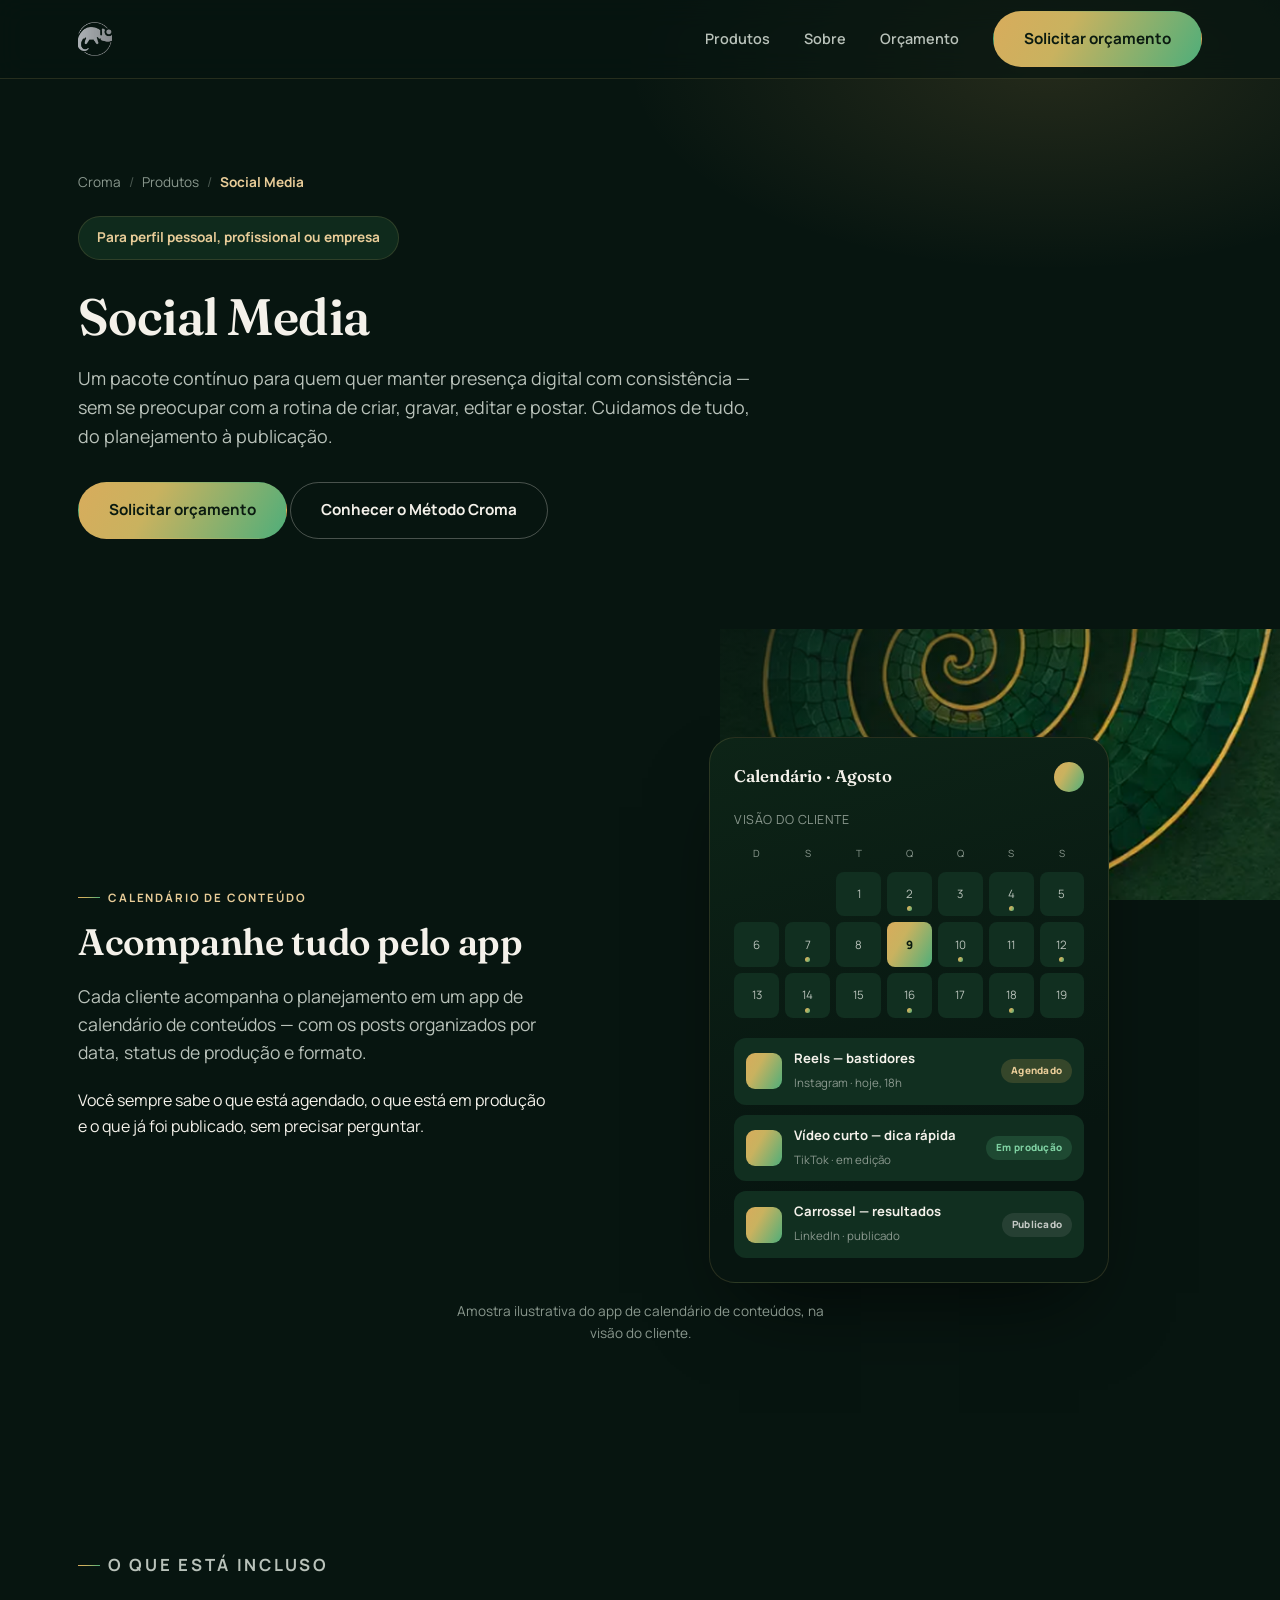
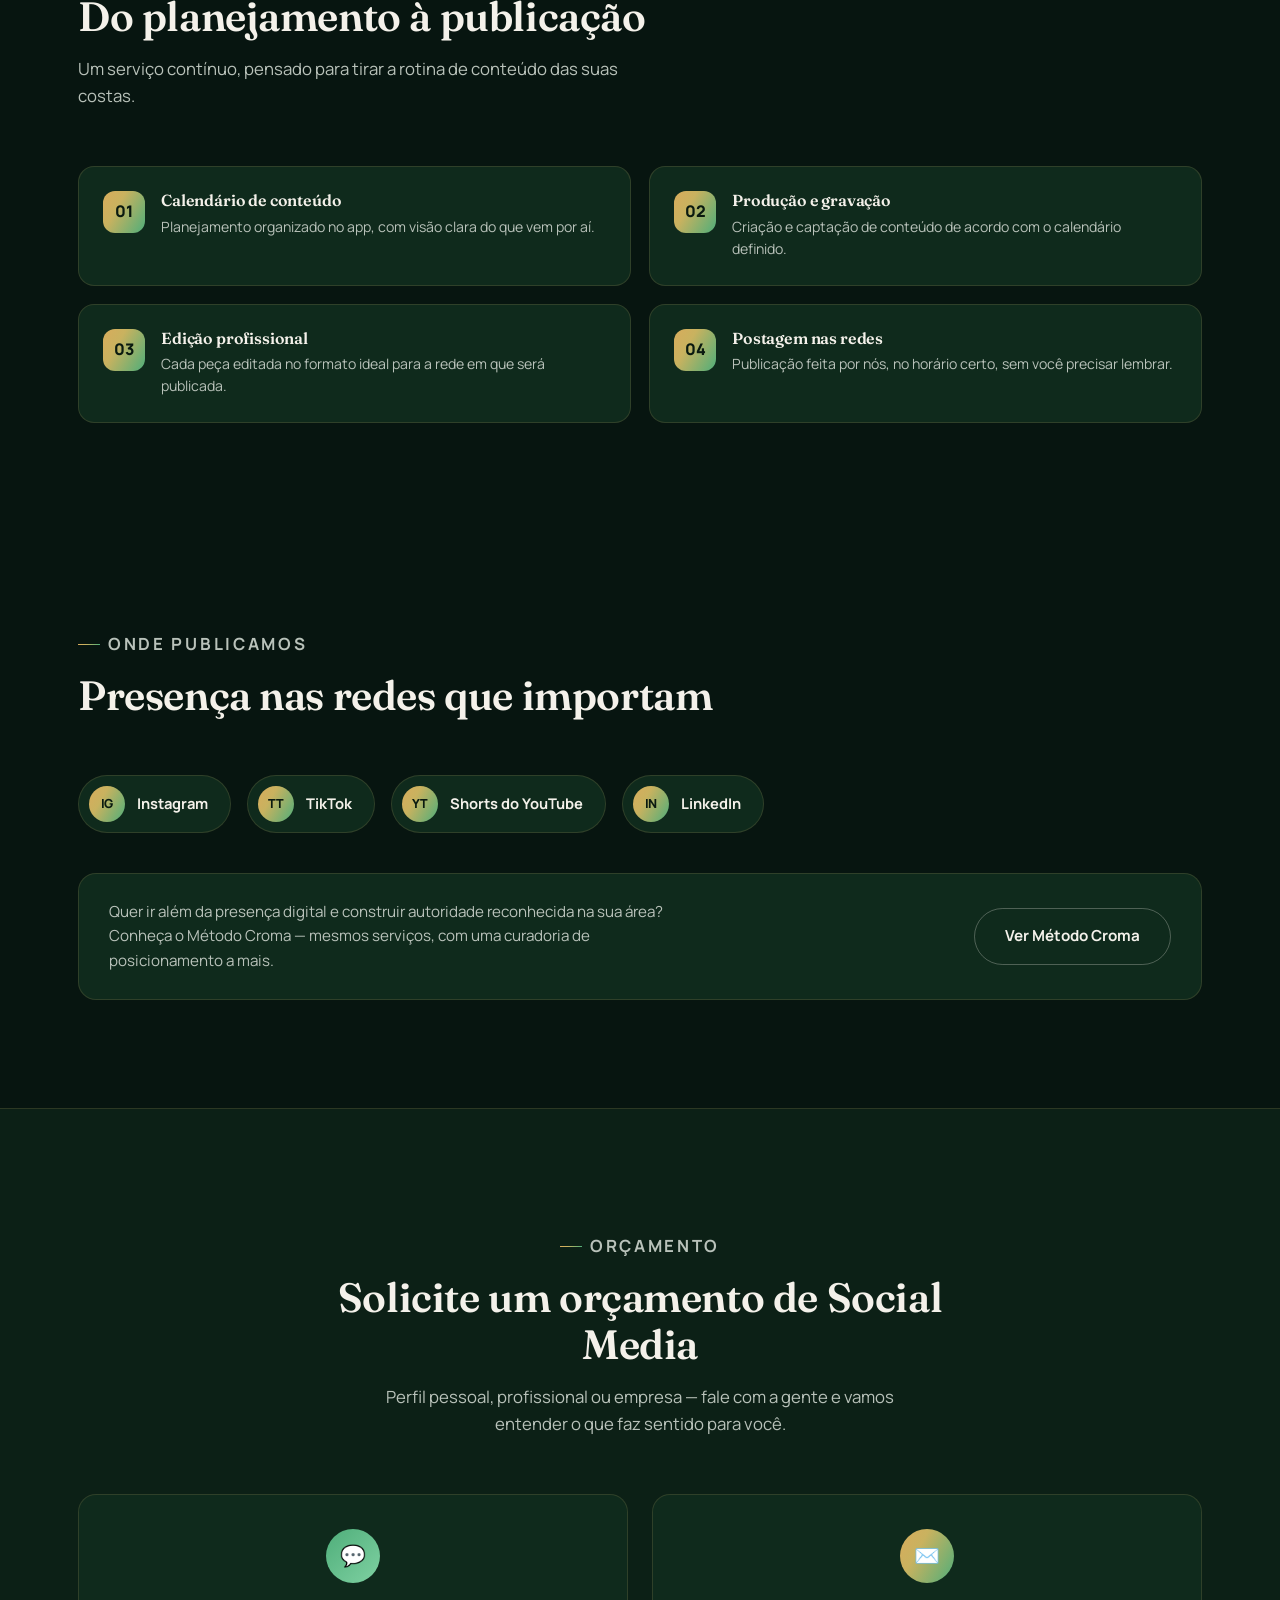
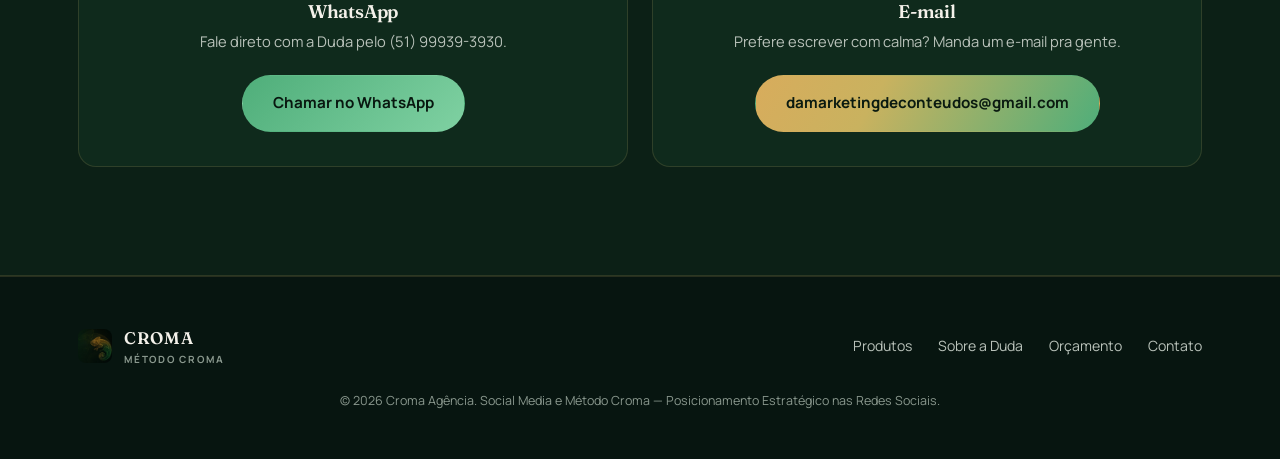
<file: produtos/social-media.html>
<!DOCTYPE html>
<html lang="pt-BR">
<head>
<meta charset="UTF-8">
<meta name="viewport" content="width=device-width, initial-scale=1.0">
<title>Social Media — Produção, Edição e Postagem de Conteúdo | Croma Agência</title>
<meta name="description" content="Pacote contínuo de Social Media da Croma: calendário de conteúdo com app, produção, gravação, edição e postagem no Instagram, TikTok, Shorts do YouTube e LinkedIn.">
<link rel="icon" type="image/png" sizes="32x32" href="../assets/img/favicon-32.png">
<link rel="icon" type="image/png" sizes="16x16" href="../assets/img/favicon-16.png">
<link rel="apple-touch-icon" href="../assets/img/apple-touch-icon.png">
<link rel="preconnect" href="https://fonts.googleapis.com">
<link rel="preconnect" href="https://fonts.gstatic.com" crossorigin>
<link href="https://fonts.googleapis.com/css2?family=Fraunces:opsz,wght@9..144,500;9..144,600;9..144,700&family=Manrope:wght@400;500;600;700;800&display=swap" rel="stylesheet">
<link rel="stylesheet" href="../assets/css/style.css">
</head>
<body>

<nav class="nav">
  <div class="wrap">
    <a href="../index.html" class="brand">
      <img src="../assets/img/croma-logo.png" alt="Croma Criação" class="brand-logo">
    </a>
    <button class="nav-toggle" id="navToggle" aria-label="Abrir menu">☰</button>
    <div class="nav-links" id="navLinks">
      <a href="../index.html#produtos">Produtos</a>
      <a href="../index.html#sobre">Sobre</a>
      <a href="#orcamento">Orçamento</a>
      <a href="https://wa.me/5551999393930?text=Ol%C3%A1%2C%20quero%20solicitar%20um%20or%C3%A7amento%20de%20Social%20Media." target="_blank" rel="noopener" class="btn btn-primary nav-cta" style="display:inline-flex;">Solicitar orçamento</a>
    </div>
  </div>
</nav>

<header class="product-hero" id="topo">
  <div class="wrap">
    <div class="breadcrumb reveal">
      <a href="../index.html">Croma</a>
      <span class="sep">/</span>
      <a href="../index.html#produtos">Produtos</a>
      <span class="sep">/</span>
      <span class="current">Social Media</span>
    </div>
    <div class="for-tag reveal">Para perfil pessoal, profissional ou empresa</div>
    <h1 class="reveal">Social Media</h1>
    <p class="plede reveal">Um pacote contínuo para quem quer manter presença digital com consistência — sem se preocupar com a rotina de criar, gravar, editar e postar. Cuidamos de tudo, do planejamento à publicação.</p>
    <div class="cta-row reveal">
      <a href="#orcamento" class="btn btn-primary">Solicitar orçamento</a>
      <a href="../produtos/metodo-croma.html" class="btn btn-ghost">Conhecer o Método Croma</a>
    </div>
  </div>
</header>

<section id="calendario">
  <div class="wrap split">
    <div class="reveal">
      <p class="eyebrow">Calendário de Conteúdo</p>
      <h2>Acompanhe tudo pelo app</h2>
      <p class="lead">Cada cliente acompanha o planejamento em um app de calendário de conteúdos — com os posts organizados por data, status de produção e formato.</p>
      <p>Você sempre sabe o que está agendado, o que está em produção e o que já foi publicado, sem precisar perguntar.</p>
    </div>
    <div class="app-mock-wrap reveal">
      <div class="app-mock">
        <div class="app-mock-top">
          <span class="app-title">Calendário · Agosto</span>
          <span class="app-avatar"></span>
        </div>
        <div class="app-mock-sub">Visão do cliente</div>
        <div class="app-mock-grid">
          <span class="app-mock-dow">D</span><span class="app-mock-dow">S</span><span class="app-mock-dow">T</span><span class="app-mock-dow">Q</span><span class="app-mock-dow">Q</span><span class="app-mock-dow">S</span><span class="app-mock-dow">S</span>
          <span class="app-mock-day empty"></span><span class="app-mock-day empty"></span>
          <span class="app-mock-day">1</span><span class="app-mock-day has-post">2</span><span class="app-mock-day">3</span><span class="app-mock-day has-post">4</span><span class="app-mock-day">5</span>
          <span class="app-mock-day">6</span><span class="app-mock-day has-post">7</span><span class="app-mock-day">8</span><span class="app-mock-day active">9</span><span class="app-mock-day has-post">10</span><span class="app-mock-day">11</span><span class="app-mock-day has-post">12</span>
          <span class="app-mock-day">13</span><span class="app-mock-day has-post">14</span><span class="app-mock-day">15</span><span class="app-mock-day has-post">16</span><span class="app-mock-day">17</span><span class="app-mock-day has-post">18</span><span class="app-mock-day">19</span>
        </div>
        <div class="app-mock-list">
          <div class="app-mock-item">
            <span class="app-mock-thumb"></span>
            <div class="app-mock-meta"><strong>Reels — bastidores</strong><span>Instagram · hoje, 18h</span></div>
            <span class="status-pill agendado">Agendado</span>
          </div>
          <div class="app-mock-item">
            <span class="app-mock-thumb"></span>
            <div class="app-mock-meta"><strong>Vídeo curto — dica rápida</strong><span>TikTok · em edição</span></div>
            <span class="status-pill producao">Em produção</span>
          </div>
          <div class="app-mock-item">
            <span class="app-mock-thumb"></span>
            <div class="app-mock-meta"><strong>Carrossel — resultados</strong><span>LinkedIn · publicado</span></div>
            <span class="status-pill publicado">Publicado</span>
          </div>
        </div>
      </div>
    </div>
  </div>
  <p class="app-caption reveal">Amostra ilustrativa do app de calendário de conteúdos, na visão do cliente.</p>
</section>

<section id="incluso" class="tight">
  <div class="wrap">
    <div class="section-head reveal">
      <p class="eyebrow">O que está incluso</p>
      <h2>Do planejamento à publicação</h2>
      <p>Um serviço contínuo, pensado para tirar a rotina de conteúdo das suas costas.</p>
    </div>
    <div class="included">
      <div class="included-item reveal">
        <div class="iicon">01</div>
        <div>
          <h4>Calendário de conteúdo</h4>
          <p>Planejamento organizado no app, com visão clara do que vem por aí.</p>
        </div>
      </div>
      <div class="included-item reveal">
        <div class="iicon">02</div>
        <div>
          <h4>Produção e gravação</h4>
          <p>Criação e captação de conteúdo de acordo com o calendário definido.</p>
        </div>
      </div>
      <div class="included-item reveal">
        <div class="iicon">03</div>
        <div>
          <h4>Edição profissional</h4>
          <p>Cada peça editada no formato ideal para a rede em que será publicada.</p>
        </div>
      </div>
      <div class="included-item reveal">
        <div class="iicon">04</div>
        <div>
          <h4>Postagem nas redes</h4>
          <p>Publicação feita por nós, no horário certo, sem você precisar lembrar.</p>
        </div>
      </div>
    </div>
  </div>
</section>

<section id="plataformas">
  <div class="wrap">
    <div class="section-head reveal">
      <p class="eyebrow">Onde publicamos</p>
      <h2>Presença nas redes que importam</h2>
    </div>
    <div class="platform-row reveal">
      <div class="platform-badge"><span class="picon">IG</span><span class="pname">Instagram</span></div>
      <div class="platform-badge"><span class="picon">TT</span><span class="pname">TikTok</span></div>
      <div class="platform-badge"><span class="picon">YT</span><span class="pname">Shorts do YouTube</span></div>
      <div class="platform-badge"><span class="picon">IN</span><span class="pname">LinkedIn</span></div>
    </div>
    <div class="compare-note reveal">
      <p>Quer ir além da presença digital e construir autoridade reconhecida na sua área? Conheça o Método Croma — mesmos serviços, com uma curadoria de posicionamento a mais.</p>
      <a href="metodo-croma.html" class="btn btn-ghost">Ver Método Croma</a>
    </div>
  </div>
</section>

<section class="orcamento" id="orcamento">
  <div class="wrap">
    <div class="section-head center reveal" style="margin-left:auto;margin-right:auto;">
      <p class="eyebrow" style="justify-content:center;">Orçamento</p>
      <h2>Solicite um orçamento de Social Media</h2>
      <p>Perfil pessoal, profissional ou empresa — fale com a gente e vamos entender o que faz sentido para você.</p>
    </div>
    <div class="orcamento-grid">
      <div class="orcamento-card whats reveal">
        <div class="oicon">💬</div>
        <h3>WhatsApp</h3>
        <p>Fale direto com a Duda pelo (51) 99939-3930.</p>
        <a href="https://wa.me/5551999393930?text=Ol%C3%A1%2C%20quero%20solicitar%20um%20or%C3%A7amento%20de%20Social%20Media." target="_blank" rel="noopener" class="btn btn-whats">Chamar no WhatsApp</a>
      </div>
      <div class="orcamento-card mail reveal">
        <div class="oicon">✉️</div>
        <h3>E-mail</h3>
        <p>Prefere escrever com calma? Manda um e-mail pra gente.</p>
        <a href="mailto:damarketingdeconteudos@gmail.com" class="btn btn-primary">damarketingdeconteudos@gmail.com</a>
      </div>
    </div>
  </div>
</section>

<footer>
  <div class="wrap">
    <a href="../index.html" class="brand">
      <img src="../assets/img/camaleao-logo.png" alt="Croma">
      <span>CROMA<span class="sub">MÉTODO CROMA</span></span>
    </a>
    <div class="foot-links">
      <a href="../index.html#produtos">Produtos</a>
      <a href="../index.html#sobre">Sobre a Duda</a>
      <a href="#orcamento">Orçamento</a>
      <a href="mailto:damarketingdeconteudos@gmail.com">Contato</a>
    </div>
  </div>
  <p class="copyright">© <span id="year"></span> Croma Agência. Social Media e Método Croma — Posicionamento Estratégico nas Redes Sociais.</p>
</footer>

<script src="../assets/js/main.js"></script>
</body>
</html>
</file>
<file: assets/css/style.css>
/* ==========================================================================
   CROMA — Método Croma
   ========================================================================== */

:root {
  --bg: #071510;
  --bg-alt: #0c2016;
  --bg-card: #0f2a1c;
  --bg-card-2: #112f20;
  --line: rgba(212, 179, 106, 0.16);
  --gold: #d8ac5c;
  --gold-soft: #e8cc98;
  --green: #4fae7a;
  --green-soft: #7fd1a2;
  --text: #f4f1ea;
  --text-muted: #b9c2ba;
  --text-dim: #8a988e;
  --gradient: linear-gradient(120deg, var(--gold) 0%, #c9b25f 35%, var(--green) 100%);
  --radius: 18px;
  --maxw: 1180px;
}

* { box-sizing: border-box; margin: 0; padding: 0; }

html { scroll-behavior: smooth; }

body {
  background-color: var(--bg);
  background-image:
    radial-gradient(68% 68% at 100% 100%, transparent 34%, var(--bg) 88%),
    linear-gradient(200deg, rgba(216, 172, 92, 0.05), transparent 45%),
    url("../img/chameleon-tail-bg.png");
  background-repeat: no-repeat, no-repeat, no-repeat;
  background-position: right bottom, left top, right bottom;
  background-size: cover, cover, min(560px, 62vw) auto;
  background-attachment: fixed, fixed, fixed;
  color: var(--text);
  font-family: "Manrope", "Segoe UI", Arial, sans-serif;
  line-height: 1.6;
  overflow-x: hidden;
}

@media (max-width: 720px) {
  body { background-size: cover, cover, min(380px, 88vw) auto; }
}

img { max-width: 100%; display: block; }

h1, h2, h3, h4 {
  font-family: "Fraunces", Georgia, "Times New Roman", serif;
  font-weight: 600;
  line-height: 1.15;
  letter-spacing: -0.01em;
}

.eyebrow {
  display: inline-flex;
  align-items: center;
  gap: 8px;
  font-family: "Manrope", sans-serif;
  font-size: 0.72rem;
  font-weight: 700;
  letter-spacing: 0.16em;
  text-transform: uppercase;
  color: var(--gold-soft);
  margin-bottom: 14px;
}

.eyebrow::before {
  content: "";
  width: 22px;
  height: 1px;
  background: var(--gradient);
}

.wrap {
  max-width: var(--maxw);
  margin: 0 auto;
  padding: 0 28px;
}

section { position: relative; padding: 108px 0; }
section.tight { padding: 84px 0; }

.section-head {
  max-width: 680px;
  margin-bottom: 56px;
}

.section-head h2 {
  font-size: clamp(1.8rem, 3.2vw, 2.6rem);
  color: var(--text);
}

.section-head p {
  margin-top: 16px;
  color: var(--text-muted);
  font-size: 1.05rem;
  max-width: 560px;
}

.section-head.center { margin-left: auto; margin-right: auto; text-align: center; }
.section-head.center p { margin-left: auto; margin-right: auto; }

a { color: inherit; text-decoration: none; }

/* ---------- buttons ---------- */

.btn {
  display: inline-flex;
  align-items: center;
  gap: 10px;
  padding: 15px 30px;
  border-radius: 999px;
  font-weight: 700;
  font-size: 0.95rem;
  cursor: pointer;
  border: 1px solid transparent;
  transition: transform 0.25s ease, box-shadow 0.25s ease, background 0.25s ease;
}

.btn-primary {
  background: var(--gradient);
  color: #0a1a10;
}

.btn-primary:hover { transform: translateY(-2px); box-shadow: 0 14px 30px -12px rgba(216, 172, 92, 0.55); }

.btn-ghost {
  border-color: rgba(244, 241, 234, 0.28);
  color: var(--text);
}

.btn-ghost:hover { border-color: var(--gold-soft); color: var(--gold-soft); }

/* ---------- nav ---------- */

.nav {
  position: fixed;
  top: 0; left: 0; right: 0;
  z-index: 100;
  background: rgba(7, 21, 16, 0.7);
  backdrop-filter: blur(14px);
  border-bottom: 1px solid var(--line);
}

.nav .wrap {
  display: flex;
  align-items: center;
  justify-content: space-between;
  height: 78px;
}

.brand {
  display: flex;
  align-items: center;
  gap: 12px;
  font-family: "Fraunces", serif;
  font-size: 1.25rem;
  font-weight: 600;
  letter-spacing: 0.04em;
}

.brand img { width: 34px; height: 34px; border-radius: 8px; object-fit: cover; }

.brand span.sub {
  font-family: "Manrope", sans-serif;
  font-size: 0.62rem;
  letter-spacing: 0.18em;
  color: var(--text-dim);
  font-weight: 700;
  display: block;
}

.brand-logo {
  width: auto;
  height: 58px;
  border-radius: 0;
  object-fit: contain;
}

.nav-links {
  display: flex;
  align-items: center;
  gap: 34px;
  font-size: 0.9rem;
  font-weight: 600;
  color: var(--text-muted);
}

.nav-links a:hover { color: var(--gold-soft); }

.nav-cta { display: none; }

.nav-toggle {
  display: none;
  background: none;
  border: none;
  color: var(--text);
  font-size: 1.4rem;
  cursor: pointer;
}

@media (max-width: 880px) {
  .nav-links { position: fixed; top: 78px; left: 0; right: 0; background: var(--bg-alt); flex-direction: column; align-items: flex-start; padding: 24px 28px 32px; gap: 20px; border-bottom: 1px solid var(--line); transform: translateY(-130%); transition: transform 0.3s ease; }
  .nav-links.open { transform: translateY(0); }
  .nav-toggle { display: block; }
}

/* ---------- hero ---------- */

.hero {
  padding: 168px 0 120px;
  position: relative;
  background:
    radial-gradient(60% 55% at 78% 18%, rgba(216, 172, 92, 0.14), transparent 60%),
    radial-gradient(55% 60% at 15% 85%, rgba(79, 174, 122, 0.16), transparent 60%),
    var(--bg);
  overflow: hidden;
}

.hero .wrap {
  display: grid;
  grid-template-columns: 1.1fr 0.9fr;
  gap: 60px;
  align-items: center;
}

.hero h1 {
  font-size: clamp(2.4rem, 4.6vw, 3.7rem);
  color: var(--text);
}

.hero h1 em {
  font-style: normal;
  background: var(--gradient);
  -webkit-background-clip: text;
  background-clip: text;
  color: transparent;
}

.hero .lede {
  margin-top: 22px;
  font-size: 1.15rem;
  color: var(--text-muted);
  max-width: 520px;
}

.hero .cta-row { margin-top: 38px; display: flex; gap: 16px; flex-wrap: wrap; }

.hero-art {
  position: relative;
  border-radius: 28px;
  overflow: hidden;
  aspect-ratio: 1 / 1;
  box-shadow: 0 40px 80px -30px rgba(0,0,0,0.6);
  border: 1px solid var(--line);
}

.hero-art img { width: 100%; height: 100%; object-fit: cover; }

.hero-tag {
  position: absolute;
  bottom: 22px; left: 22px;
  background: rgba(7, 21, 16, 0.72);
  backdrop-filter: blur(8px);
  border: 1px solid var(--line);
  border-radius: 14px;
  padding: 12px 16px;
  font-size: 0.82rem;
  color: var(--gold-soft);
  font-weight: 700;
  letter-spacing: 0.04em;
}

.scroll-cue {
  margin-top: 70px;
  display: flex;
  align-items: center;
  gap: 14px;
  color: var(--text-dim);
  font-size: 0.78rem;
  letter-spacing: 0.1em;
  text-transform: uppercase;
}

@media (max-width: 900px) {
  .hero .wrap { grid-template-columns: 1fr; }
  .hero-art { max-width: 420px; margin: 0 auto; }
}

/* ---------- cenario / compare ---------- */

.compare {
  display: grid;
  grid-template-columns: 1fr 1fr;
  gap: 24px;
}

.compare-card {
  background: var(--bg-card);
  border: 1px solid var(--line);
  border-radius: var(--radius);
  padding: 34px;
}

.compare-card.negative { opacity: 0.78; }

.compare-card.positive { border-color: rgba(216, 172, 92, 0.4); box-shadow: 0 20px 50px -30px rgba(216,172,92,0.35); }

.compare-card h3 { font-size: 1.25rem; margin-bottom: 12px; }

.compare-card.positive h3 {
  background: var(--gradient);
  -webkit-background-clip: text;
  background-clip: text;
  color: transparent;
}

.compare-card p { color: var(--text-muted); }

.pull-quote {
  margin-top: 56px;
  font-family: "Fraunces", serif;
  font-size: clamp(1.3rem, 2.4vw, 1.8rem);
  font-weight: 500;
  color: var(--gold-soft);
  max-width: 760px;
  line-height: 1.4;
}

@media (max-width: 720px) { .compare { grid-template-columns: 1fr; } }

/* ---------- philosophy split ---------- */

.split {
  display: grid;
  grid-template-columns: 0.9fr 1.1fr;
  gap: 60px;
  align-items: center;
}

.split-visual {
  background: var(--bg-card);
  border: 1px solid var(--line);
  border-radius: var(--radius);
  padding: 40px;
  position: relative;
}

.venn-row { display: flex; flex-direction: column; gap: 18px; }

.venn-item {
  background: var(--bg-card-2);
  border: 1px solid var(--line);
  border-radius: 14px;
  padding: 20px 22px;
  font-weight: 700;
  font-size: 0.95rem;
  color: var(--text);
}

.venn-item span { display: block; font-weight: 500; color: var(--text-muted); font-size: 0.85rem; margin-top: 6px; }

.split h2 { font-size: clamp(1.7rem, 3vw, 2.3rem); margin-bottom: 18px; }

.split p.lead { font-size: 1.1rem; color: var(--text-muted); margin-bottom: 22px; }

@media (max-width: 900px) { .split { grid-template-columns: 1fr; } }

/* ---------- antifragil cards ---------- */

.trio {
  display: grid;
  grid-template-columns: repeat(3, 1fr);
  gap: 22px;
}

.trio-card {
  background: var(--bg-card);
  border: 1px solid var(--line);
  border-radius: var(--radius);
  padding: 30px 26px;
}

.trio-card .tag {
  display: inline-block;
  font-size: 0.7rem;
  font-weight: 700;
  letter-spacing: 0.14em;
  text-transform: uppercase;
  padding: 5px 12px;
  border-radius: 999px;
  margin-bottom: 16px;
}

.tag.fragil { background: rgba(220, 90, 90, 0.15); color: #e2938f; }
.tag.robusto { background: rgba(160, 160, 160, 0.15); color: #c4c9c5; }
.tag.antifragil { background: rgba(79, 174, 122, 0.18); color: var(--green-soft); }

.trio-card.antifragil { border-color: rgba(79, 174, 122, 0.45); box-shadow: 0 20px 50px -30px rgba(79,174,122,0.35); }

.trio-card ul { color: var(--text-muted); padding-left: 18px; font-size: 0.95rem; }
.trio-card ul li { margin-bottom: 6px; }

@media (max-width: 820px) { .trio { grid-template-columns: 1fr; } }

/* ---------- metaphor banner ---------- */

.metaphor {
  background: var(--bg-alt);
  border-top: 1px solid var(--line);
  border-bottom: 1px solid var(--line);
}

.metaphor .wrap { text-align: center; max-width: 820px; }

.metaphor h2 {
  font-size: clamp(1.9rem, 3.6vw, 2.8rem);
  margin-bottom: 26px;
}

.metaphor h2 em {
  font-style: normal;
  background: var(--gradient);
  -webkit-background-clip: text;
  background-clip: text;
  color: transparent;
}

.metaphor p { color: var(--text-muted); font-size: 1.08rem; margin: 0 auto 10px; max-width: 620px; }

.metaphor .final-line {
  margin-top: 26px;
  font-weight: 700;
  color: var(--gold-soft);
  letter-spacing: 0.03em;
}

/* ---------- mapa / steps ---------- */

.steps { display: flex; flex-direction: column; gap: 0; }

.step {
  display: grid;
  grid-template-columns: 90px 1fr;
  gap: 28px;
  padding: 34px 0;
  border-top: 1px solid var(--line);
}

.step:last-child { border-bottom: 1px solid var(--line); }

.step-num {
  font-family: "Fraunces", serif;
  font-size: 2.4rem;
  font-weight: 600;
  background: var(--gradient);
  -webkit-background-clip: text;
  background-clip: text;
  color: transparent;
}

.step h3 { font-size: 1.25rem; margin-bottom: 10px; }
.step p.desc { color: var(--text-muted); margin-bottom: 16px; max-width: 620px; }

.step ul.questions {
  list-style: none;
  display: grid;
  grid-template-columns: repeat(2, 1fr);
  gap: 10px 24px;
}

.step ul.questions li {
  color: var(--text-muted);
  font-size: 0.94rem;
  padding-left: 18px;
  position: relative;
}

.step ul.questions li::before {
  content: "";
  position: absolute;
  left: 0; top: 9px;
  width: 6px; height: 6px;
  border-radius: 50%;
  background: var(--gradient);
}

.step-columns { display: grid; grid-template-columns: repeat(3, 1fr); gap: 22px; margin-top: 8px; }

.step-col { background: var(--bg-card); border: 1px solid var(--line); border-radius: 14px; padding: 20px; }

.step-col h4 { font-size: 0.95rem; color: var(--gold-soft); margin-bottom: 10px; }

.step-col ul { list-style: none; color: var(--text-muted); font-size: 0.88rem; }
.step-col ul li { padding: 4px 0; border-top: 1px dashed rgba(244,241,234,0.08); }
.step-col ul li:first-child { border-top: none; }

.content-strategy-note {
  margin-top: 20px;
  color: var(--text-dim);
  font-size: 0.9rem;
}

@media (max-width: 720px) {
  .step { grid-template-columns: 1fr; }
  .step ul.questions { grid-template-columns: 1fr; }
  .step-columns { grid-template-columns: 1fr; }
}

/* ---------- phases timeline ---------- */

.phase-lead { max-width: 640px; color: var(--text-muted); margin-bottom: 50px; font-size: 1.05rem; }

.phases { display: grid; grid-template-columns: repeat(3, 1fr); gap: 24px; }

.phase-card {
  background: var(--bg-card);
  border: 1px solid var(--line);
  border-radius: var(--radius);
  padding: 30px 26px;
  position: relative;
}

.phase-index {
  font-family: "Fraunces", serif;
  font-size: 0.85rem;
  letter-spacing: 0.14em;
  color: var(--text-dim);
  text-transform: uppercase;
  margin-bottom: 14px;
}

.phase-card h3 { font-size: 1.2rem; margin-bottom: 10px; }
.phase-card p.goal { color: var(--text-muted); font-size: 0.95rem; margin-bottom: 18px; }

.phase-card ul { list-style: none; }
.phase-card ul li {
  font-size: 0.9rem;
  color: var(--text-muted);
  padding: 8px 0;
  border-top: 1px solid var(--line);
}
.phase-card ul li:first-child { border-top: none; }

@media (max-width: 900px) { .phases { grid-template-columns: 1fr; } }

/* ---------- formats grid ---------- */

.formats { display: grid; grid-template-columns: repeat(4, 1fr); gap: 20px; }

.format-card {
  background: var(--bg-card);
  border: 1px solid var(--line);
  border-radius: var(--radius);
  padding: 28px 22px;
  transition: transform 0.25s ease, border-color 0.25s ease;
}

.format-card:hover { transform: translateY(-6px); border-color: rgba(216,172,92,0.4); }

.format-card .fnum {
  width: 38px; height: 38px;
  border-radius: 10px;
  display: flex; align-items: center; justify-content: center;
  font-weight: 700;
  font-size: 0.9rem;
  background: var(--gradient);
  color: #0a1a10;
  margin-bottom: 18px;
}

.format-card h3 { font-size: 1.05rem; margin-bottom: 10px; }
.format-card p { color: var(--text-muted); font-size: 0.9rem; }

@media (max-width: 980px) { .formats { grid-template-columns: 1fr 1fr; } }
@media (max-width: 560px) { .formats { grid-template-columns: 1fr; } }

/* ---------- about / duda ---------- */

.about {
  background: var(--bg-alt);
  border-top: 1px solid var(--line);
  border-bottom: 1px solid var(--line);
}

.about .wrap {
  display: grid;
  grid-template-columns: 0.8fr 1.2fr;
  gap: 64px;
  align-items: center;
}

.about-photo {
  position: relative;
  border-radius: 24px;
  overflow: hidden;
  background: linear-gradient(160deg, #0d2417, #071510 60%);
  border: 1px solid var(--line);
  aspect-ratio: 4 / 5;
}

.about-photo img {
  width: 100%; height: 100%;
  object-fit: cover;
  object-position: center 18%;
}

.about-photo::after {
  content: "";
  position: absolute; inset: 0;
  background: linear-gradient(0deg, rgba(7,21,16,0.55), transparent 40%);
  pointer-events: none;
}

.about-badge {
  position: absolute;
  top: 20px; right: 20px;
  background: var(--gradient);
  color: #0a1a10;
  font-weight: 800;
  font-size: 0.72rem;
  letter-spacing: 0.06em;
  padding: 8px 14px;
  border-radius: 999px;
}

.about-copy h2 { font-size: clamp(1.7rem, 3vw, 2.3rem); margin-bottom: 6px; }
.about-copy .role { color: var(--gold-soft); font-weight: 700; font-size: 0.95rem; margin-bottom: 26px; }

.about-copy p { color: var(--text-muted); margin-bottom: 16px; font-size: 1.02rem; }

.about-stats {
  display: flex;
  gap: 34px;
  margin-top: 30px;
  flex-wrap: wrap;
}

.about-stats div strong {
  display: block;
  font-family: "Fraunces", serif;
  font-size: 1.7rem;
  background: var(--gradient);
  -webkit-background-clip: text;
  background-clip: text;
  color: transparent;
}

.about-stats div span { color: var(--text-dim); font-size: 0.82rem; }

@media (max-width: 900px) {
  .about .wrap { grid-template-columns: 1fr; }
  .about-photo { max-width: 360px; margin: 0 auto; }
}

/* ---------- final cta ---------- */

.final-cta {
  text-align: center;
  padding: 130px 0;
  background:
    radial-gradient(60% 70% at 50% 0%, rgba(216, 172, 92, 0.12), transparent 60%),
    var(--bg);
}

.final-cta h2 {
  font-size: clamp(2rem, 4vw, 3rem);
  max-width: 820px;
  margin: 0 auto 22px;
}

.final-cta p {
  color: var(--text-muted);
  max-width: 620px;
  margin: 0 auto 40px;
  font-size: 1.08rem;
}

.final-cta .cta-row { display: flex; justify-content: center; gap: 16px; flex-wrap: wrap; }

/* ---------- footer ---------- */

footer {
  border-top: 1px solid var(--line);
  padding: 48px 0;
}

footer .wrap {
  display: flex;
  justify-content: space-between;
  align-items: center;
  flex-wrap: wrap;
  gap: 20px;
}

footer .brand { font-size: 1.05rem; }

footer .foot-links { display: flex; gap: 26px; font-size: 0.88rem; color: var(--text-muted); flex-wrap: wrap; }

footer .foot-links a:hover { color: var(--gold-soft); }

.copyright { color: var(--text-dim); font-size: 0.78rem; margin-top: 24px; text-align: center; }

/* ---------- reveal animation ---------- */

.reveal { opacity: 0; transform: translateY(24px); transition: opacity 0.7s ease, transform 0.7s ease; }
.reveal.in { opacity: 1; transform: translateY(0); }

/* ---------- back link / breadcrumb ---------- */

.breadcrumb {
  display: flex;
  align-items: center;
  gap: 8px;
  font-size: 0.85rem;
  color: var(--text-dim);
  margin-bottom: 22px;
}

.breadcrumb a { color: var(--text-dim); }
.breadcrumb a:hover { color: var(--gold-soft); }
.breadcrumb span.sep { opacity: 0.5; }
.breadcrumb span.current { color: var(--gold-soft); font-weight: 700; }

/* ---------- products grid (home) ---------- */

.products-grid {
  display: grid;
  grid-template-columns: repeat(2, 1fr);
  gap: 26px;
}

.product-card {
  background: var(--bg-card);
  border: 1px solid var(--line);
  border-radius: var(--radius);
  padding: 42px 38px;
  display: flex;
  flex-direction: column;
}

.product-card.featured {
  border-color: rgba(216, 172, 92, 0.45);
  box-shadow: 0 24px 60px -30px rgba(216, 172, 92, 0.32);
}

.product-card .ptag {
  display: inline-block;
  align-self: flex-start;
  font-size: 0.68rem;
  font-weight: 800;
  letter-spacing: 0.12em;
  text-transform: uppercase;
  padding: 6px 13px;
  border-radius: 999px;
  margin-bottom: 20px;
  background: rgba(244, 241, 234, 0.08);
  color: var(--text-muted);
}

.product-card.featured .ptag {
  background: var(--gradient);
  color: #0a1a10;
}

.product-card h3 { font-size: 1.55rem; margin-bottom: 12px; }
.product-card p.pdesc { color: var(--text-muted); margin-bottom: 24px; font-size: 1rem; }

.product-card ul.plist {
  list-style: none;
  margin-bottom: 30px;
  display: flex;
  flex-direction: column;
  gap: 10px;
}

.product-card ul.plist li {
  color: var(--text-muted);
  font-size: 0.92rem;
  padding-left: 20px;
  position: relative;
}

.product-card ul.plist li::before {
  content: "";
  position: absolute;
  left: 0; top: 8px;
  width: 6px; height: 6px;
  border-radius: 50%;
  background: var(--gradient);
}

.product-card .pactions {
  margin-top: auto;
  display: flex;
  gap: 12px;
  flex-wrap: wrap;
}

@media (max-width: 860px) { .products-grid { grid-template-columns: 1fr; } }

/* ---------- product page hero ---------- */

.product-hero {
  padding: 172px 0 90px;
  background:
    radial-gradient(55% 55% at 82% 10%, rgba(216, 172, 92, 0.14), transparent 60%),
    var(--bg);
}

.product-hero h1 { font-size: clamp(2.2rem, 4.2vw, 3.2rem); margin-bottom: 18px; }

.product-hero .plede { color: var(--text-muted); font-size: 1.12rem; max-width: 680px; margin-bottom: 32px; }

.product-hero .for-tag {
  display: inline-flex;
  align-items: center;
  gap: 10px;
  background: var(--bg-card);
  border: 1px solid var(--line);
  border-radius: 999px;
  padding: 10px 18px;
  font-size: 0.85rem;
  color: var(--gold-soft);
  font-weight: 700;
  margin-bottom: 28px;
}

/* ---------- included list ---------- */

.included {
  display: grid;
  grid-template-columns: repeat(2, 1fr);
  gap: 18px;
}

.included-item {
  display: flex;
  gap: 16px;
  background: var(--bg-card);
  border: 1px solid var(--line);
  border-radius: 16px;
  padding: 24px;
}

.included-item .iicon {
  width: 42px; height: 42px;
  flex-shrink: 0;
  border-radius: 12px;
  background: var(--gradient);
  display: flex; align-items: center; justify-content: center;
  color: #0a1a10;
  font-weight: 800;
}

.included-item h4 { font-size: 1rem; margin-bottom: 6px; }
.included-item p { color: var(--text-muted); font-size: 0.88rem; }

@media (max-width: 720px) { .included { grid-template-columns: 1fr; } }

/* ---------- platform badges ---------- */

.platform-row { display: flex; gap: 16px; flex-wrap: wrap; }

.platform-badge {
  display: flex;
  align-items: center;
  gap: 12px;
  background: var(--bg-card);
  border: 1px solid var(--line);
  border-radius: 999px;
  padding: 10px 22px 10px 10px;
}

.platform-badge .picon {
  width: 36px; height: 36px;
  border-radius: 50%;
  background: var(--gradient);
  display: flex; align-items: center; justify-content: center;
  color: #0a1a10;
  font-weight: 800;
  font-size: 0.78rem;
  letter-spacing: -0.02em;
}

.platform-badge span.pname { font-weight: 700; font-size: 0.92rem; }

/* ---------- app mockup (content calendar) ---------- */

.app-mock-wrap { display: flex; justify-content: center; }

.app-mock {
  width: 100%;
  max-width: 400px;
  background: linear-gradient(165deg, #0d2417, #071510 75%);
  border: 1px solid var(--line);
  border-radius: 26px;
  padding: 24px;
  box-shadow: 0 40px 80px -30px rgba(0, 0, 0, 0.65);
}

.app-mock-top {
  display: flex;
  align-items: center;
  justify-content: space-between;
  margin-bottom: 18px;
}

.app-mock-top .app-title { font-family: "Fraunces", serif; font-size: 1.05rem; font-weight: 600; }
.app-mock-top .app-avatar {
  width: 30px; height: 30px;
  border-radius: 50%;
  background: var(--gradient);
}

.app-mock-sub { color: var(--text-dim); font-size: 0.78rem; margin-bottom: 16px; letter-spacing: 0.04em; text-transform: uppercase; }

.app-mock-grid {
  display: grid;
  grid-template-columns: repeat(7, 1fr);
  gap: 6px;
  margin-bottom: 20px;
}

.app-mock-dow { text-align: center; font-size: 0.62rem; color: var(--text-dim); padding-bottom: 4px; }

.app-mock-day {
  aspect-ratio: 1;
  border-radius: 8px;
  background: var(--bg-card-2);
  display: flex;
  align-items: center;
  justify-content: center;
  font-size: 0.72rem;
  color: var(--text-muted);
  position: relative;
}

.app-mock-day.empty { background: transparent; }

.app-mock-day.has-post::after {
  content: "";
  position: absolute;
  bottom: 5px;
  width: 5px; height: 5px;
  border-radius: 50%;
  background: var(--gradient);
}

.app-mock-day.active {
  background: var(--gradient);
  color: #0a1a10;
  font-weight: 800;
}

.app-mock-list { display: flex; flex-direction: column; gap: 10px; }

.app-mock-item {
  display: flex;
  align-items: center;
  gap: 12px;
  background: var(--bg-card-2);
  border-radius: 12px;
  padding: 10px 12px;
}

.app-mock-thumb {
  width: 36px; height: 36px;
  border-radius: 9px;
  background: var(--gradient);
  flex-shrink: 0;
}

.app-mock-meta { flex-grow: 1; min-width: 0; }
.app-mock-meta strong { display: block; font-size: 0.82rem; }
.app-mock-meta span { font-size: 0.72rem; color: var(--text-dim); }

.status-pill {
  font-size: 0.62rem;
  font-weight: 800;
  letter-spacing: 0.03em;
  padding: 4px 10px;
  border-radius: 999px;
  white-space: nowrap;
  flex-shrink: 0;
}

.status-pill.agendado { background: rgba(216, 172, 92, 0.18); color: var(--gold-soft); }
.status-pill.producao { background: rgba(79, 174, 122, 0.2); color: var(--green-soft); }
.status-pill.publicado { background: rgba(160, 160, 160, 0.15); color: #c4c9c5; }

.app-caption {
  text-align: center;
  color: var(--text-dim);
  font-size: 0.85rem;
  margin-top: 18px;
  max-width: 400px;
  margin-left: auto;
  margin-right: auto;
}

/* ---------- compare box (método vs social) ---------- */

.compare-note {
  margin-top: 40px;
  background: var(--bg-card);
  border: 1px solid var(--line);
  border-radius: var(--radius);
  padding: 26px 30px;
  display: flex;
  align-items: center;
  gap: 20px;
  justify-content: space-between;
  flex-wrap: wrap;
}

.compare-note p { color: var(--text-muted); font-size: 0.95rem; max-width: 560px; }
.compare-note a { flex-shrink: 0; }

/* ---------- orçamento / budget request ---------- */

.orcamento {
  background: var(--bg-alt);
  border-top: 1px solid var(--line);
  border-bottom: 1px solid var(--line);
}

.orcamento-grid {
  display: grid;
  grid-template-columns: repeat(2, 1fr);
  gap: 24px;
  margin-top: 44px;
}

.orcamento-card {
  background: var(--bg-card);
  border: 1px solid var(--line);
  border-radius: var(--radius);
  padding: 34px 30px;
  text-align: center;
}

.orcamento-card .oicon {
  width: 54px; height: 54px;
  border-radius: 50%;
  margin: 0 auto 18px;
  display: flex; align-items: center; justify-content: center;
  font-size: 1.3rem;
}

.orcamento-card.whats .oicon { background: linear-gradient(135deg, var(--green), var(--green-soft)); }
.orcamento-card.mail .oicon { background: var(--gradient); }

.orcamento-card h3 { font-size: 1.15rem; margin-bottom: 8px; }
.orcamento-card p { color: var(--text-muted); font-size: 0.92rem; margin-bottom: 22px; }

.btn-whats {
  background: linear-gradient(135deg, var(--green), var(--green-soft));
  color: #08170f;
}

.btn-whats:hover { transform: translateY(-2px); box-shadow: 0 14px 30px -12px rgba(79, 174, 122, 0.5); }

@media (max-width: 720px) { .orcamento-grid { grid-template-columns: 1fr; } }
</file>
